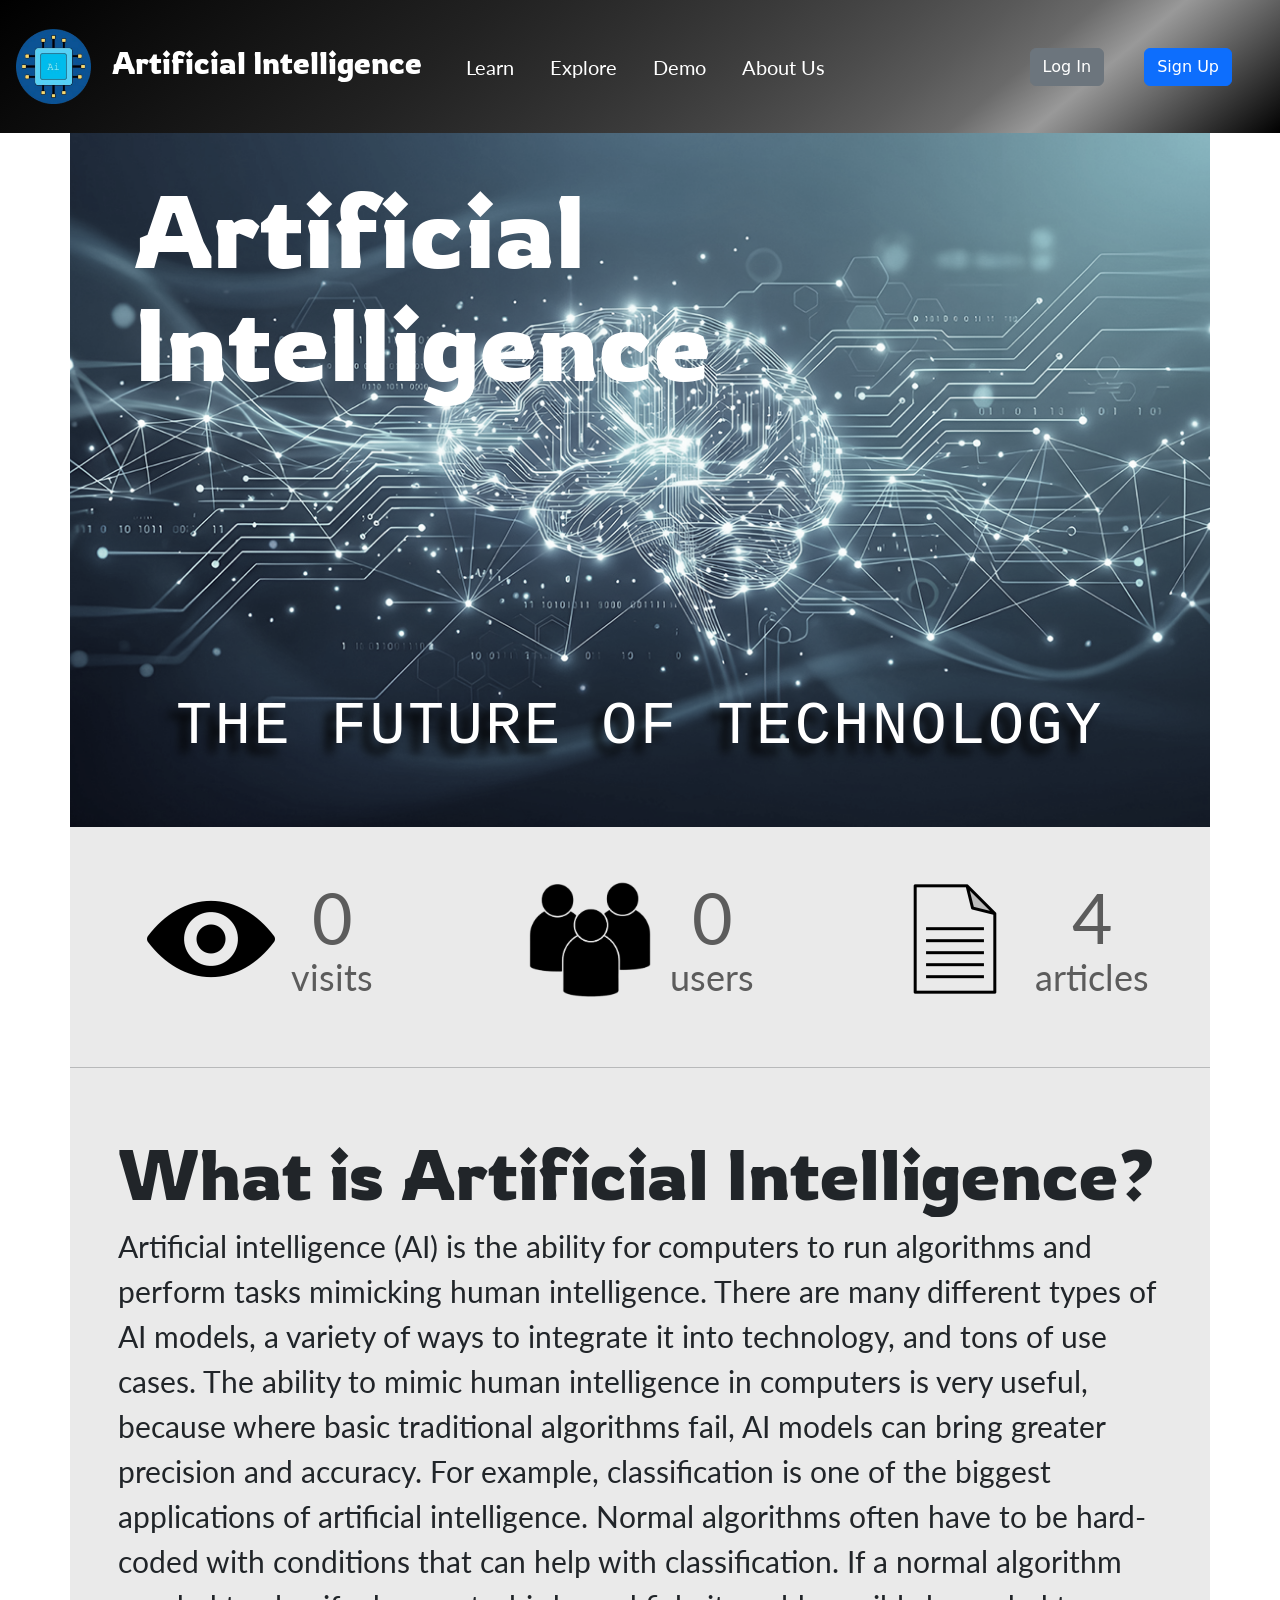
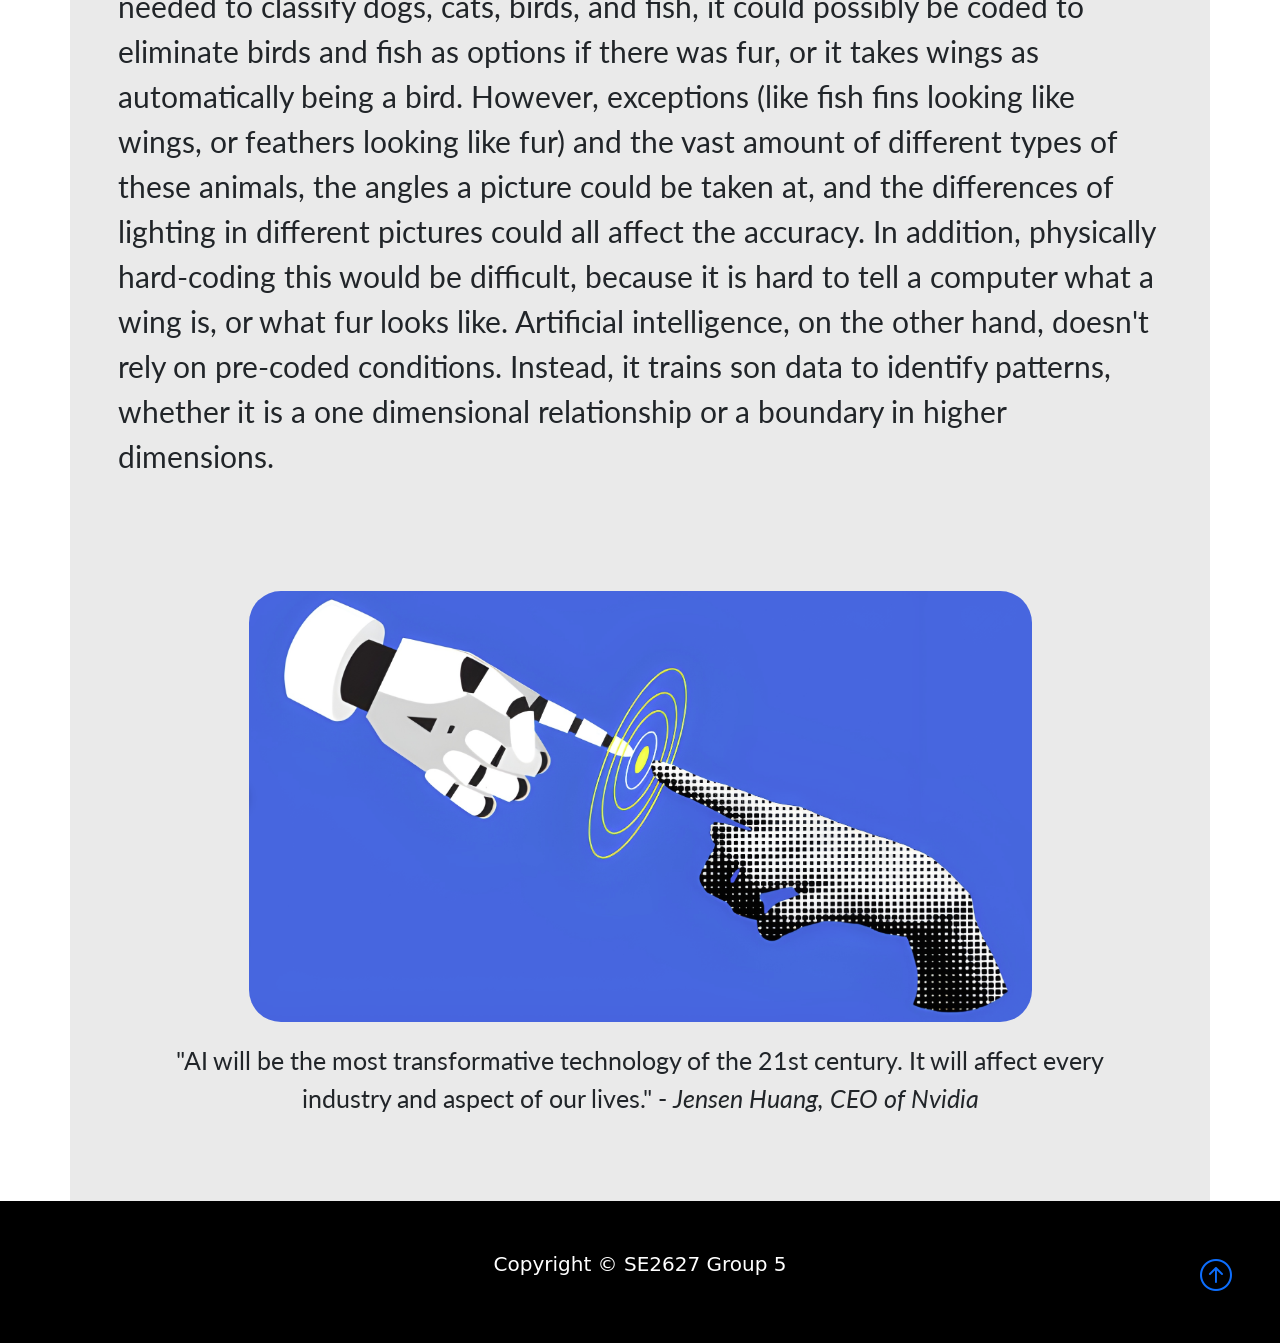
<file: index.html>
<!doctype html>
<html lang="en">

<head>
  <meta charset="UTF-8" />
  <meta name="viewport" content="width=device-width, initial-scale=1.0" />
  <title>Artificial Intelligence</title>
  <link rel="stylesheet" href="css/styles.css" />
  <link href="https://cdn.jsdelivr.net/npm/bootstrap@5.3.8/dist/css/bootstrap.min.css" rel="stylesheet"
    integrity="sha384-sRIl4kxILFvY47J16cr9ZwB07vP4J8+LH7qKQnuqkuIAvNWLzeN8tE5YBujZqJLB" crossorigin="anonymous" />
  <link rel="stylesheet" href="https://cdn.jsdelivr.net/npm/bootstrap-icons@1.13.1/font/bootstrap-icons.min.css" />

  <script src="https://cdn.jsdelivr.net/npm/bootstrap@5.3.8/dist/js/bootstrap.bundle.min.js"
    integrity="sha384-FKyoEForCGlyvwx9Hj09JcYn3nv7wiPVlz7YYwJrWVcXK/BmnVDxM+D2scQbITxI"
    crossorigin="anonymous"></script>

  <link rel="icon" href="img/logo.png" />
</head>

<body>
  <header>
    <nav class="navbar navbar-expand-xl fixed-top">
      <div class="container-fluid p-3">
        <a class="navbar-brand text navtitle" href="#">
          <img src="img/logo.png" alt="logo" height="75" />
          &nbsp;&nbsp;Artificial Intelligence
        </a>
        <button class="navbar-toggler" type="button" data-bs-toggle="collapse" data-bs-target="#navbarSupportedContent"
          aria-controls="navbarSupportedContent" aria-expanded="false" aria-label="Toggle navigation">
          <span class="navbar-toggler-icon"></span>
        </button>
        <div class="collapse navbar-collapse" id="navbarSupportedContent">
          <ul class="navbar-nav">
            <li class="nav-item">
              <a class="nav-link text" href="learn.html">Learn</a>
            </li>
            <li class="nav-item">
              <a class="nav-link text" href="explore.html">Explore</a>
            </li>
            <li class="nav-item">
              <a class="nav-link text" href="demo.html">Demo</a>
            </li>
            <li class="nav-item">
              <a class="nav-link text" href="about-us.html">About Us</a>
            </li>
          </ul>
          <div class="navbar-nav ms-auto">
            <button class="btn btn-secondary nav-btn-format" type="button">
              Log In
            </button>
            <button class="btn btn-primary nav-btn-format" type="button">
              Sign Up
            </button>
          </div>
        </div>
      </div>
    </nav>
  </header>
  <div class="container-xl">
    <section class="head-title">
      <!-- Hero Section -->
      <div class="hero-content">
        <h1 class="title-text">Artificial Intelligence</h1>
        <p class="subtitle-text text-center">THE FUTURE OF TECHNOLOGY</p>
      </div>
    </section>

    <section class="stats py-4 py-md-5">
      <!-- Statistics section -->
      <div class="container-fluid">
        <div class="row align-items-center g-4">

          <!-- Visits statistic -->
          <div class="col-12 col-md-4">
            <div class="d-flex align-items-center justify-content-center gap-3">
              <img src="img/views.png" alt="Visits" class="stat-icon">
              <div class="stat-txt text-center">
                <span class="visits-amount stat-amount">0</span>
                <p class="visits-text stat-label mb-0">visits</p>
              </div>
            </div>
          </div>

          <!-- Users statistic -->
          <div class="col-12 col-md-4">
            <div class="d-flex align-items-center justify-content-center gap-3">
              <img src="img/users.png" alt="Users" class="stat-icon">

              <div class="stat-txt text-center">
                <span class="users-amount stat-amount">0</span>
                <p class="users-text stat-label mb-0">users</p>
              </div>
            </div>
          </div>

          <!-- Articles statistic -->
          <div class="col-12 col-md-4">
            <div class="d-flex align-items-center justify-content-center gap-3">
              <img src="img/articles.png" alt="Articles" class="stat-icon">

              <div class="stat-txt text-center">
                <span class="articles-amount stat-amount">4</span>
                <p class="articles-text stat-label mb-0">articles</p>
              </div>
            </div>
          </div>

        </div>
      </div>
    </section>
    <hr>
    <section class="main-content">
      <div class="container-fluid p-5">
        <h1 class="subtitle">What is Artificial Intelligence?</h1>
        <p class="subtext">Artificial intelligence (AI) is the ability for computers to run algorithms and perform tasks
          mimicking
          human intelligence. There are many different types of AI models, a variety of ways to integrate it into
          technology, and tons of use cases. The ability to mimic human intelligence in computers is very useful,
          because where basic traditional algorithms fail, AI models can bring greater precision and accuracy. For
          example, classification is one of the biggest applications of artificial intelligence. Normal algorithms
          often have to be hard-coded with conditions that can help with classification. If a normal algorithm
          needed to classify dogs, cats, birds, and fish, it could possibly be coded to eliminate birds and fish
          as options if there was fur, or it takes wings as automatically being a bird. However, exceptions (like
          fish fins looking like wings, or feathers looking like fur) and the vast amount of different types of
          these animals, the angles a picture could be taken at, and the differences of lighting in different
          pictures could all affect the accuracy. In addition, physically hard-coding this would be difficult,
          because it is hard to tell a computer what a wing is, or what fur looks like. Artificial intelligence,
          on the other hand, doesn't rely on pre-coded conditions. Instead, it trains son data to identify
          patterns, whether it is a one dimensional relationship or a boundary in higher dimensions.</p>
      </div>
      <div class="d-flex justify-content-center text-center p-5">
        <figure>
          <img src="img/ai-human.png" alt="Robot and human hands" style="width: 75%;" class="rounded-5">
          <figcaption>"AI will be the most transformative technology of the 21st century. It will affect every industry
            and aspect of our lives." - <em>Jensen Huang, CEO of Nvidia</em></figcaption>
        </figure>

      </div>
    </section>
  </div>
  <footer class="p-5 footer text-light text-center position-relative">
    <div class="container">
      <p class="lead footing">Copyright &copy; SE2627 Group 5</p>
      <a href="#" class="position-absolute bottom-0 end-0 p-5">
        <i class="bi bi-arrow-up-circle h2 icon-white"></i>
      </a>
    </div>
  </footer>
</body>

</html>
</file>
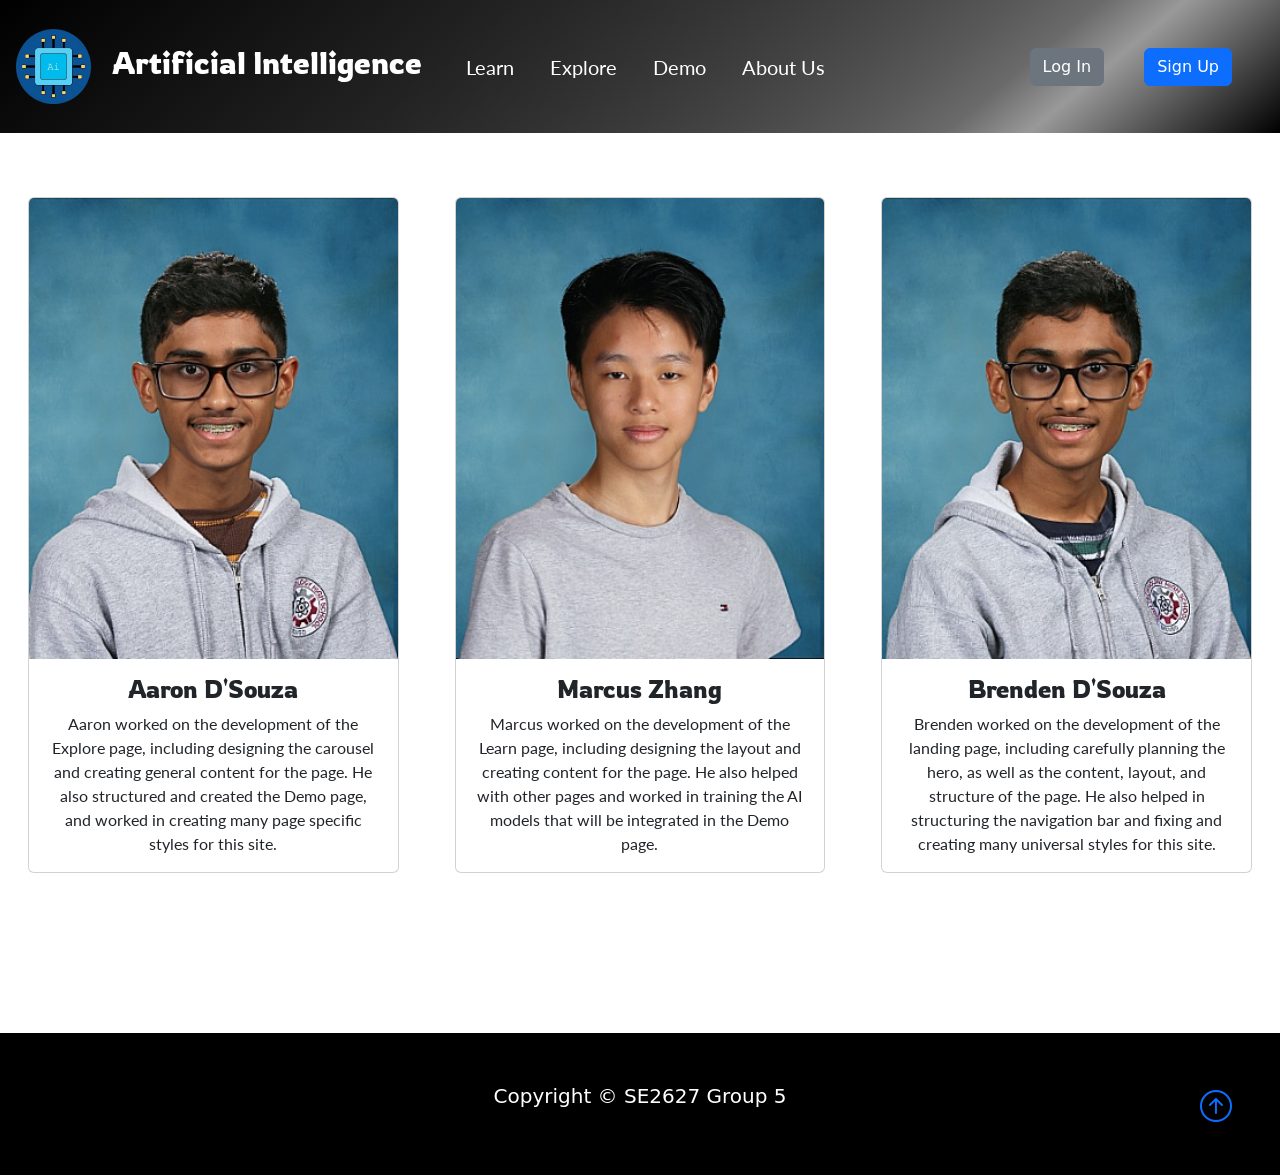
<file: about-us.html>
<!doctype html>
<html lang="en">

<head>
  <meta charset="UTF-8" />
  <meta name="viewport" content="width=device-width, initial-scale=1.0" />
  <title>Artificial Intelligence</title>
  <link rel="stylesheet" href="css/styles.css" />
  <link href="https://cdn.jsdelivr.net/npm/bootstrap@5.3.8/dist/css/bootstrap.min.css" rel="stylesheet"
    integrity="sha384-sRIl4kxILFvY47J16cr9ZwB07vP4J8+LH7qKQnuqkuIAvNWLzeN8tE5YBujZqJLB" crossorigin="anonymous" />
  <link rel="stylesheet" href="https://cdn.jsdelivr.net/npm/bootstrap-icons@1.13.1/font/bootstrap-icons.min.css" />

  <script src="https://cdn.jsdelivr.net/npm/bootstrap@5.3.8/dist/js/bootstrap.bundle.min.js"
    integrity="sha384-FKyoEForCGlyvwx9Hj09JcYn3nv7wiPVlz7YYwJrWVcXK/BmnVDxM+D2scQbITxI"
    crossorigin="anonymous"></script>

  <link rel="icon" href="img/logo.png" />
</head>

<body>
  <header>
    <nav class="navbar navbar-expand-xl sticky-top">
      <div class="container-fluid p-3">
        <a class="navbar-brand text navtitle" href="index.html">
          <img src="img/logo.png" alt="logo" height="75" />
          &nbsp;&nbsp;Artificial Intelligence
        </a>
        <button class="navbar-toggler" type="button" data-bs-toggle="collapse" data-bs-target="#navbarSupportedContent"
          aria-controls="navbarSupportedContent" aria-expanded="false" aria-label="Toggle navigation">
          <span class="navbar-toggler-icon"></span>
        </button>
        <div class="collapse navbar-collapse" id="navbarSupportedContent">
          <ul class="navbar-nav">
            <li class="nav-item">
              <a class="nav-link text" href="learn.html">Learn</a>
            </li>
            <li class="nav-item">
              <a class="nav-link text" href="explore.html">Explore</a>
            </li>
            <li class="nav-item">
              <a class="nav-link text" href="demo.html">Demo</a>
            </li>
            <li class="nav-item">
              <a class="nav-link text" href="about-us.html">About Us</a>
            </li>
          </ul>
          <div class="navbar-nav ms-auto">
            <button class="btn btn-secondary nav-btn-format" type="button">
              Log In
            </button>
            <button class="btn btn-primary nav-btn-format" type="button">
              Sign Up
            </button>
          </div>
        </div>
      </div>
    </nav>
  </header>

  <section class="stats">
    <div class="container-fluid pt-5">
      <div class="row">
        <div class="col-12 col-md-4 visits d-inline stat-img">

          <!-- Aaron D'Souza -->
          <div class="card about">
            <img src="img/authors/aaron-dsouza.png" alt="Aaron D'Souza" class="card-img-top text-center"
              style="height: auto" />
            <div class="card-body">
              <h4 class="card-title text-center">Aaron D'Souza</h4>
              <p class="card-text text-center">
                Aaron worked on the development of the Explore page, including designing the carousel and creating
                general content for the page. He also structured and created the Demo page, and worked in creating many
                page specific styles for this site.
              </p>
            </div>
          </div>
        </div>
        <div class="col-12 col-md-4 users d-inline stat-img">

          <!-- Marcus Zhang -->
          <div class="card about">
            <img src="img/authors/marcus-zhang.jpg" alt="Marcus Zhang" class="card-img-top text-center"
              style="height: auto">
            <div class="card-body">
              <h4 class="card-title text-center">Marcus Zhang</h4>
              <p class="card-text text-center">
                Marcus worked on the development of the Learn page, including designing the layout and creating content
                for the page. He also helped with other pages and worked in training the AI models that will be
                integrated in the Demo page.
              </p>
            </div>
          </div>
        </div>
        <div class="col-12 col-md-4 articles d-inline stat-img">

          <!-- Brenden D'Souza -->
          <div class="card about">
            <img src="img/authors/brenden-dsouza.png" alt="Brenden D'Souza" class="card-img-top text-center"
              style="height: auto">
            <div class="card-body">
              <h4 class="card-title text-center">Brenden D'Souza</h4>
              <p class="card-text text-center">
                Brenden worked on the development of the landing page, including carefully planning the hero, as well as
                the content, layout, and structure of the page. He also helped in structuring the navigation bar and
                fixing and creating many universal styles for this site.
              </p>
            </div>
          </div>
        </div>
      </div>
    </div>
  </section>
  <footer class="p-5 footer text-light text-center position-relative">
    <div class="container">
      <p class="lead footing">Copyright &copy; SE2627 Group 5</p>
      <a href="#" class="position-absolute bottom-0 end-0 p-5">
        <i class="bi bi-arrow-up-circle h2 icon-white"></i>
      </a>
    </div>
  </footer>
</body>

</html>
</file>
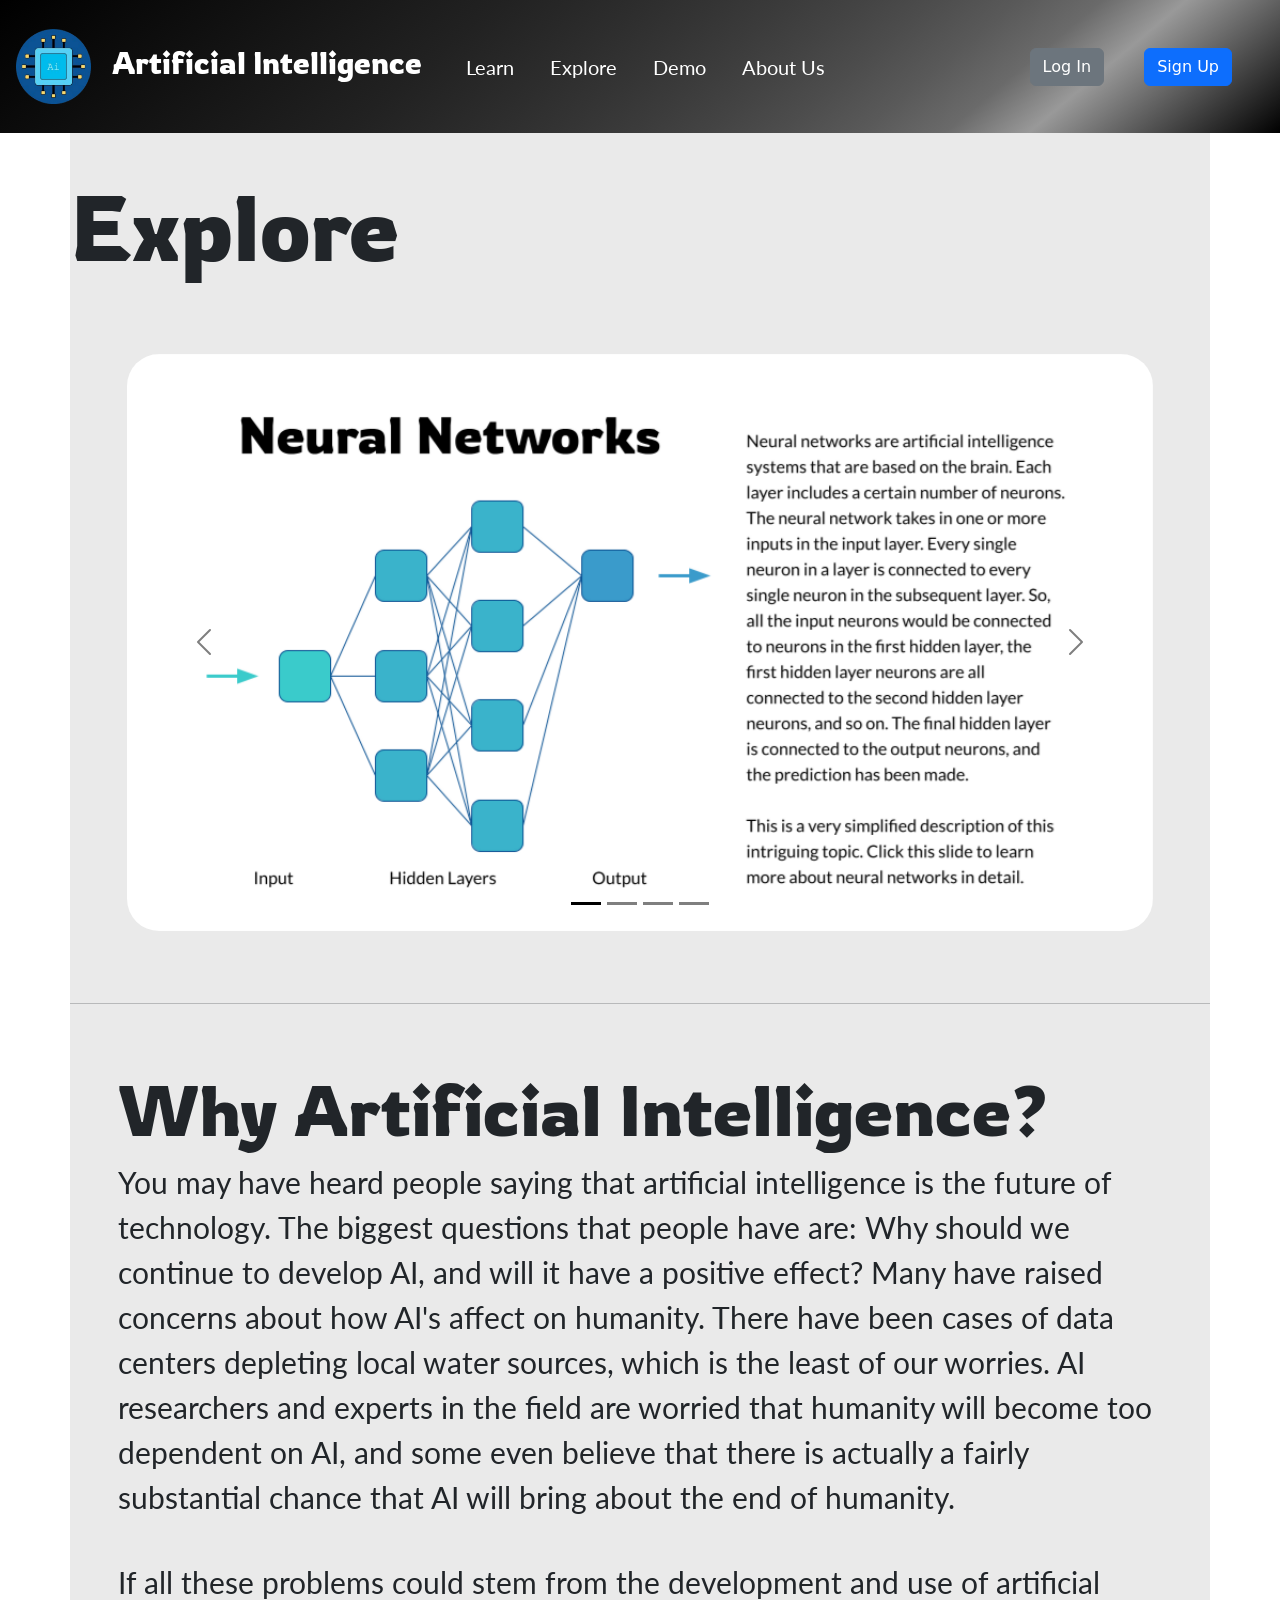
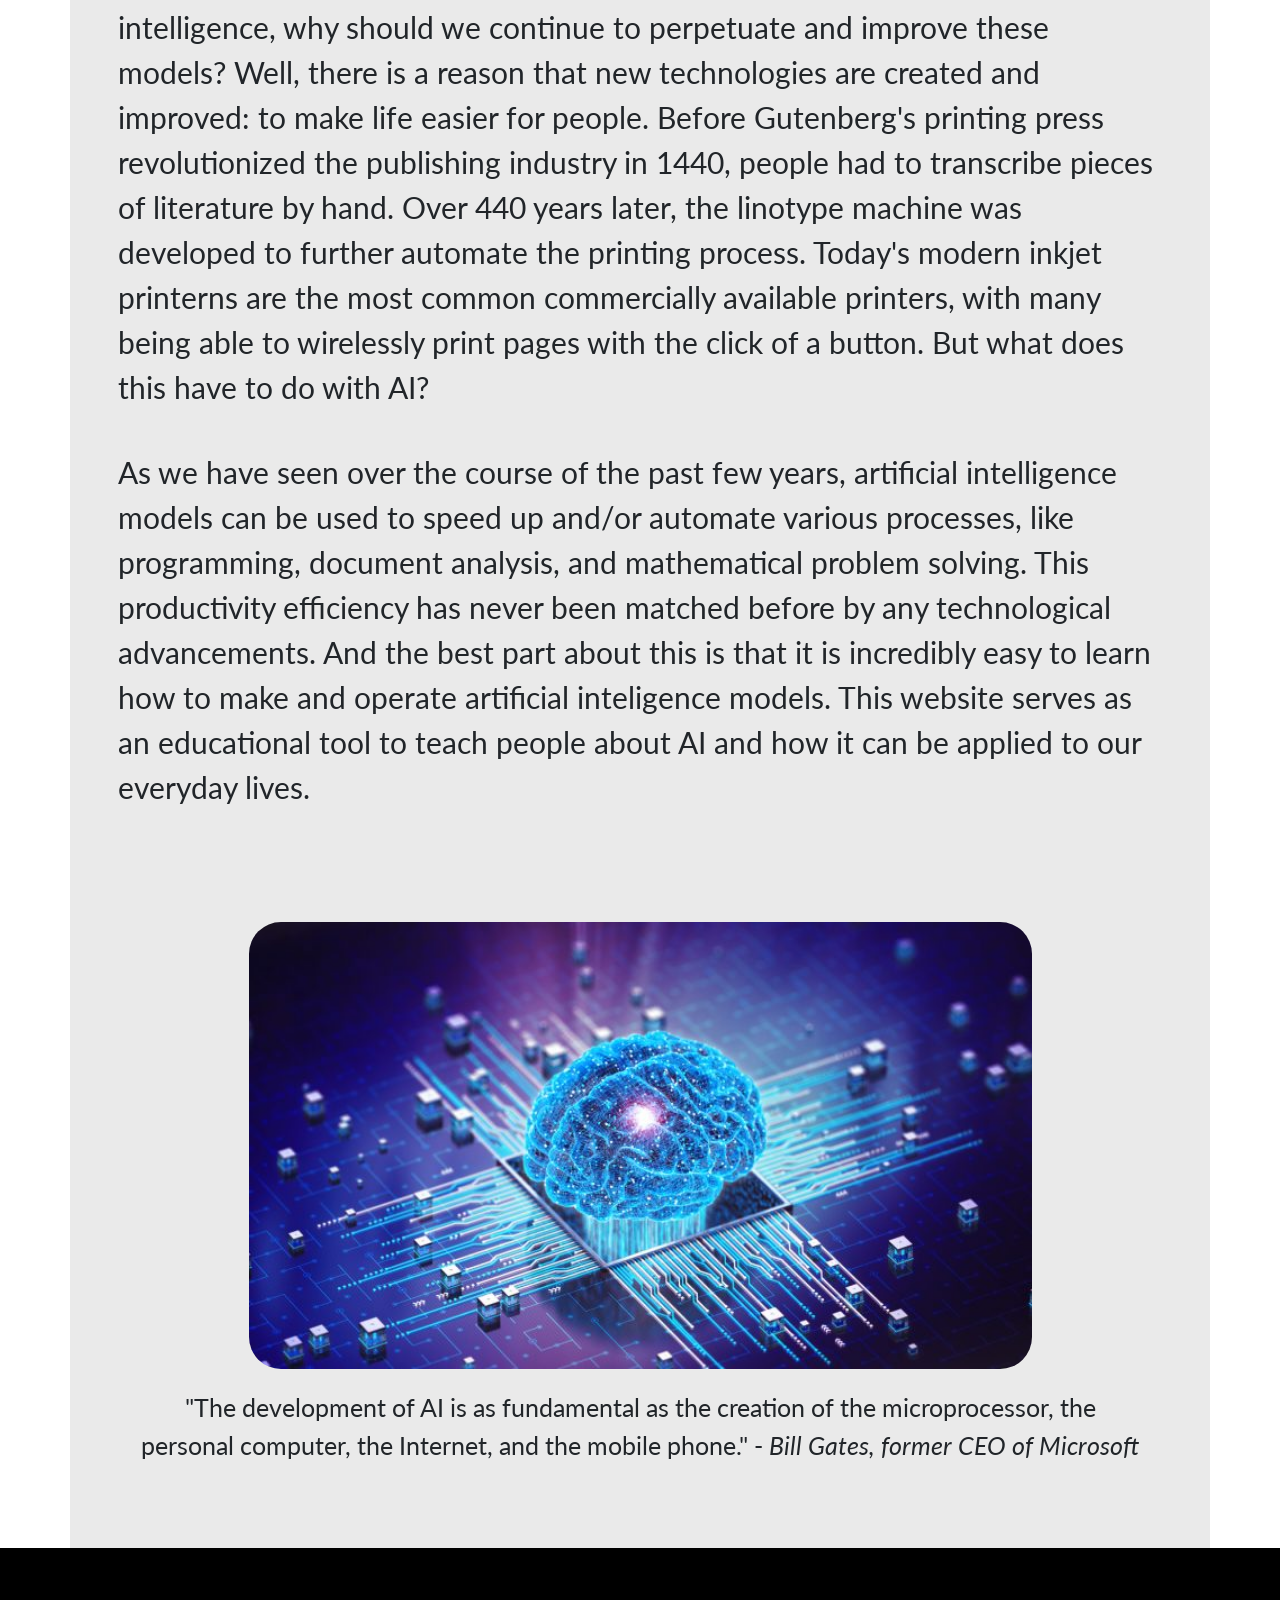
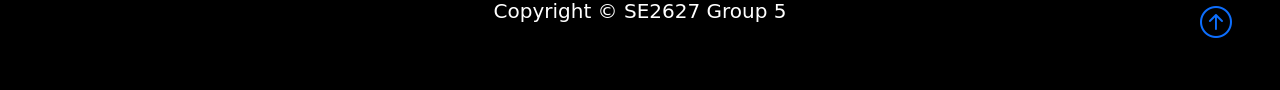
<file: explore.html>
<!DOCTYPE html>
<html lang="en">

<head>
    <meta charset="UTF-8">
    <meta name="viewport" content="width=device-width, initial-scale=1.0">
    <title>Artificial Intelligence</title>
    <link rel="stylesheet" href="css/styles.css">
    <link href="https://cdn.jsdelivr.net/npm/bootstrap@5.3.8/dist/css/bootstrap.min.css" rel="stylesheet"
        integrity="sha384-sRIl4kxILFvY47J16cr9ZwB07vP4J8+LH7qKQnuqkuIAvNWLzeN8tE5YBujZqJLB" crossorigin="anonymous">
    <link rel="stylesheet" href="https://cdn.jsdelivr.net/npm/bootstrap-icons@1.13.1/font/bootstrap-icons.min.css">

    <script src="https://cdn.jsdelivr.net/npm/bootstrap@5.3.8/dist/js/bootstrap.bundle.min.js"
        integrity="sha384-FKyoEForCGlyvwx9Hj09JcYn3nv7wiPVlz7YYwJrWVcXK/BmnVDxM+D2scQbITxI"
        crossorigin="anonymous"></script>

    <link rel="icon" href="img/logo.png">
</head>

<body>
    <header>
        <nav class="navbar navbar-expand-xl fixed-top">
            <div class="container-fluid p-3">
                <a class="navbar-brand text navtitle" href="index.html">
                    <img src="img/logo.png" alt="logo" height="75">
                    &nbsp;&nbsp;Artificial Intelligence
                </a>
                <button class="navbar-toggler" type="button" data-bs-toggle="collapse"
                    data-bs-target="#navbarSupportedContent" aria-controls="navbarSupportedContent"
                    aria-expanded="false" aria-label="Toggle navigation">
                    <span class="navbar-toggler-icon"></span>
                </button>
                <div class="collapse navbar-collapse" id="navbarSupportedContent">
                    <ul class="navbar-nav">
                        <li class="nav-item">
                            <a class="nav-link text" href="learn.html">Learn</a>
                        </li>
                        <li class="nav-item">
                            <a class="nav-link text" href="explore.html">Explore</a>
                        </li>
                        <li class="nav-item">
                            <a class="nav-link text" href="demo.html">Demo</a>
                        </li>
                        <li class="nav-item">
                            <a class="nav-link text" href="about-us.html">About Us</a>
                        </li>
                    </ul>
                    <div class="navbar-nav ms-auto">
                        <button class="btn btn-secondary nav-btn-format" type="button">Log In</button>
                        <button class="btn btn-primary nav-btn-format" type="button">Sign Up</button>
                    </div>
                </div>
            </div>
        </nav>
    </header>
    <div class="container-xl" style="padding-top: 1em;">
        <h1 class="main">Explore</h1>
        </section>
        <section class="carousel">
            <!-- Carousel -->
            <div id="ex-carousel" class="carousel carousel-dark rounded-5 overflow-hidden slide"
                data-bs-ride="carousel">
                <div class="carousel-indicators">
                    <button type="button" data-bs-target="#ex-carousel" data-bs-slide-to="0" class="active"
                        aria-current="true" aria-label="Slide 1"></button>
                    <button type="button" data-bs-target="#ex-carousel" data-bs-slide-to="1"
                        aria-label="Slide 2"></button>
                    <button type="button" data-bs-target="#ex-carousel" data-bs-slide-to="2"
                        aria-label="Slide 3"></button>
                    <button type="button" data-bs-target="#ex-carousel" data-bs-slide-to="3"
                        aria-label="Slide 4"></button>
                </div>
                <div class="carousel-inner">
                    <div class="carousel-item active">
                        <a href="articles/neural-networks.html"><img src="img/carousel/carousel-nn.png"
                                class="d-block w-100" alt="Neural Networks"></a>
                    </div>
                    <div class="carousel-item">
                        <a href="articles/computer-vision.html"><img src="img/carousel/carousel-cv.png"
                                class="d-block w-100" alt="Computer Vision"></a>
                    </div>
                    <div class="carousel-item">
                        <a href="articles/transformers.html"><img src="img/carousel/carousel-tr.png"
                                class="d-block w-100" alt="Transformers"></a>
                    </div>
                    <div class="carousel-item">
                        <a href="articles/class-vs-reg.html"><img src="img/carousel/carousel-cr.png"
                                class="d-block w-100" alt="Classification & Regression"></a>
                    </div>
                </div>
                <button class="carousel-control-prev" type="button" data-bs-target="#ex-carousel" data-bs-slide="prev">
                    <span class="carousel-control-prev-icon" aria-hidden="true"></span>
                </button>
                <button class="carousel-control-next" type="button" data-bs-target="#ex-carousel" data-bs-slide="next">
                    <span class="carousel-control-next-icon" aria-hidden="true"></span>
                </button>
            </div>
        </section>
        <hr>
        <section class="main-content">
            <!-- Why AI Content -->
            <div class="container-fluid p-5">
                <h1 class="subtitle">Why Artificial Intelligence?</h1>
                <p class="subtext">
                    You may have heard people saying that artificial intelligence is the future of technology. The
                    biggest questions
                    that people have are: Why should we continue to develop AI, and will it have a positive effect? Many
                    have raised
                    concerns about how AI's affect on humanity. There have been cases of data centers depleting local
                    water sources,
                    which is the least of our worries. AI researchers and experts in the field are worried that humanity
                    will become
                    too dependent on AI, and some even believe that there is actually a fairly substantial chance that
                    AI will bring
                    about the end of humanity.
                </p>
                <br>
                <p class="subtext">
                    If all these problems could stem from the development and use of artificial intelligence, why should
                    we continue
                    to perpetuate and improve these models? Well, there is a reason that new technologies are created
                    and improved:
                    to make life easier for people. Before Gutenberg's printing press revolutionized the publishing
                    industry in 1440,
                    people had to transcribe pieces of literature by hand. Over 440 years later, the linotype machine
                    was developed
                    to further automate the printing process. Today's modern inkjet printerns are the most common
                    commercially available
                    printers, with many being able to wirelessly print pages with the click of a button. But what does
                    this have to do with AI?
                </p>
                <br>
                <p class="subtext">
                    As we have seen over the course of the past few years, artificial intelligence models can be used to
                    speed up and/or
                    automate various processes, like programming, document analysis, and mathematical problem solving.
                    This productivity
                    efficiency has never been matched before by any technological advancements. And the best part about
                    this is that it is
                    incredibly easy to learn how to make and operate artificial inteligence models. This website serves
                    as an educational
                    tool to teach people about AI and how it can be applied to our everyday lives.
                </p>

                </p>
            </div>
            <div class="d-flex justify-items-center text-center p-5">
                <figure>
                    <img src="img/brain-chip.png" alt="Brain microchip" style="width: 75%;" class="rounded-5">
                    <figcaption>"The development of AI is as fundamental as the creation of the microprocessor, the
                        personal computer, the Internet, and the mobile phone." - <em>Bill Gates, former CEO of Microsoft</em>
                    </figcaption>
                </figure>

            </div>
        </section>
    </div>
    <footer class="p-5 footer text-light text-center position-relative">
        <div class="container">
            <p class="lead footing">Copyright &copy; SE2627 Group 5</p>
            <a href="#" class="position-absolute bottom-0 end-0 p-5">
                <i class="bi bi-arrow-up-circle h2 icon-white"></i>
            </a>
        </div>
    </footer>
</body>

</html>
</file>
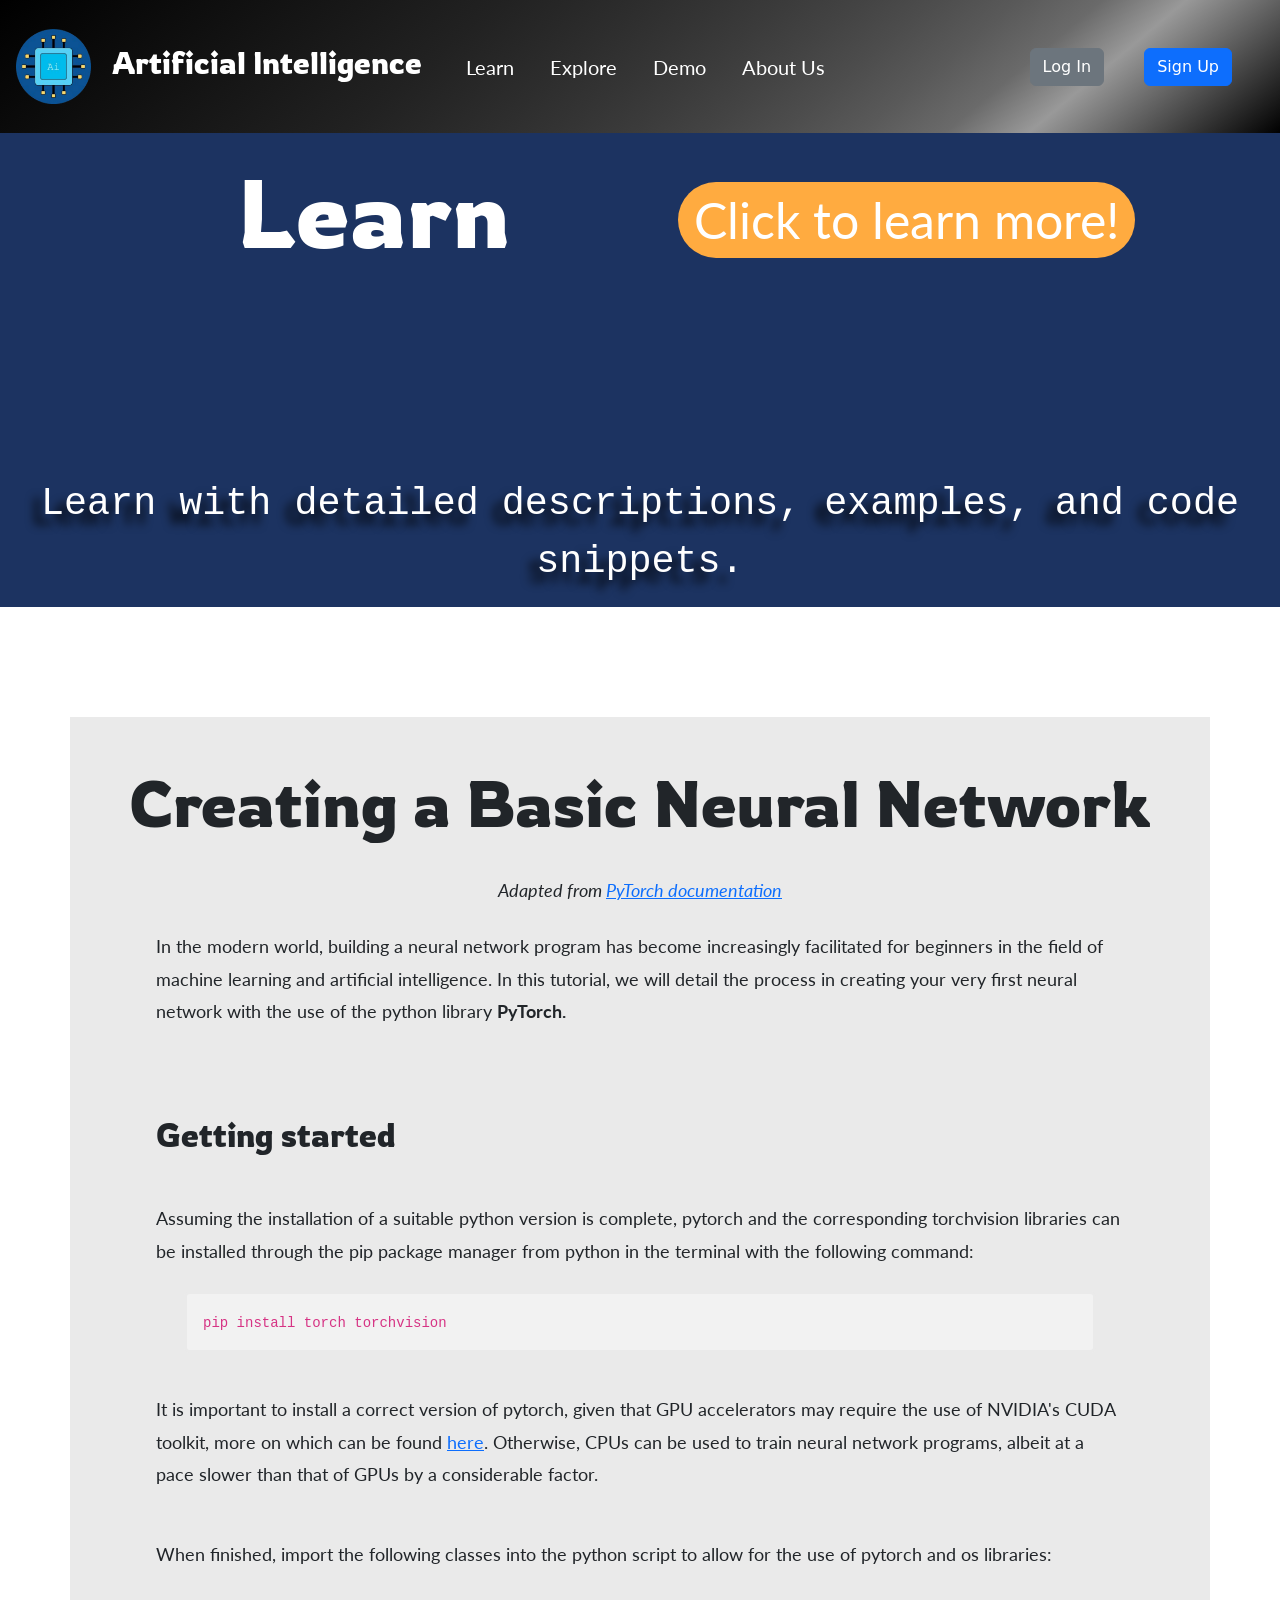
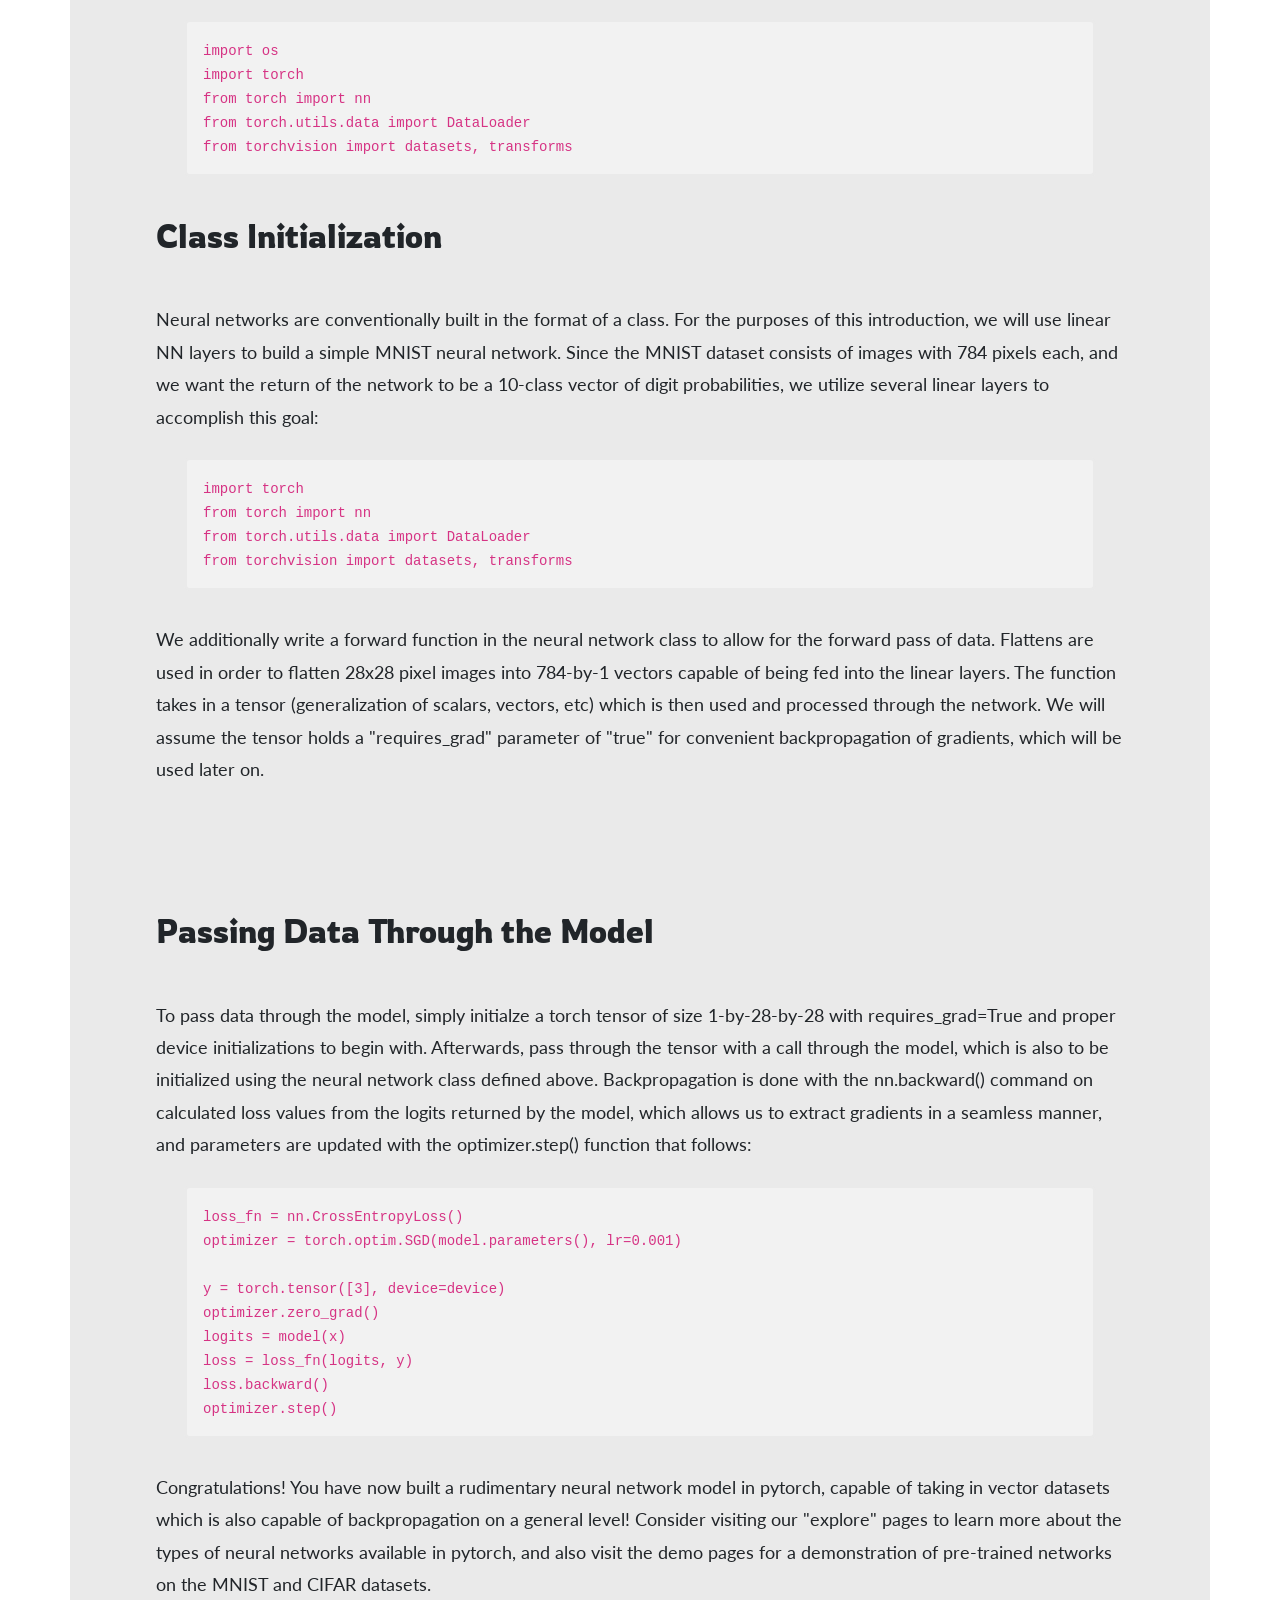
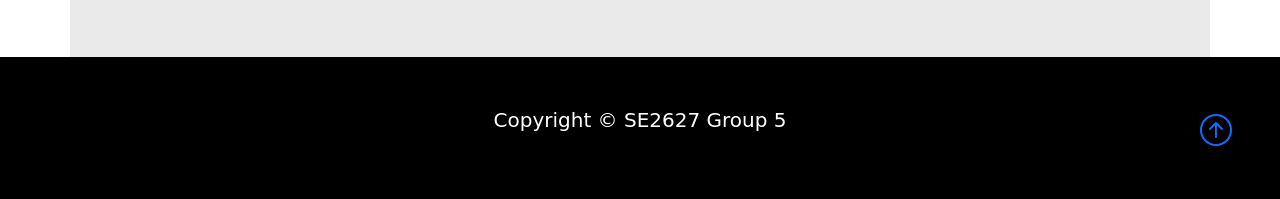
<file: learn.html>
<!DOCTYPE html>
<html lang="en">

<head>
  <meta charset="UTF-8" />
  <meta name="viewport" content="width=device-width, initial-scale=1.0" />
  <title>Artificial Intelligence</title>

  <link rel="stylesheet" href="css/styles.css" />

  <link href="https://cdn.jsdelivr.net/npm/bootstrap@5.3.8/dist/css/bootstrap.min.css" rel="stylesheet"
    integrity="sha384-sRIl4kxILFvY47J16cr9ZwB07vP4J8+LH7qKQnuqkuIAvNWLzeN8tE5YBujZqJLB" crossorigin="anonymous" />

  <link rel="stylesheet" href="https://cdn.jsdelivr.net/npm/bootstrap-icons@1.13.1/font/bootstrap-icons.min.css" />

  <script src="https://cdn.jsdelivr.net/npm/bootstrap@5.3.8/dist/js/bootstrap.bundle.min.js"
    integrity="sha384-FKyoEForCGlyvwx9Hj09JcYn3nv7wiPVlz7YYwJrWVcXK/BmnVDxM+D2scQbITxI"
    crossorigin="anonymous"></script>

  <link rel="icon" href="img/logo.png" />
</head>

<body class="article-body">
  <header>
    <nav class="navbar navbar-expand-xl fixed-top">
      <div class="container-fluid p-3">
        <a class="navbar-brand text navtitle" href="index.html">
          <img src="img/logo.png" alt="logo" height="75" />
          &nbsp;&nbsp;Artificial Intelligence
        </a>

        <button class="navbar-toggler" type="button" data-bs-toggle="collapse" data-bs-target="#navbarSupportedContent"
          aria-controls="navbarSupportedContent" aria-expanded="false" aria-label="Toggle navigation">
          <span class="navbar-toggler-icon"></span>
        </button>

        <div class="collapse navbar-collapse" id="navbarSupportedContent">
          <ul class="navbar-nav">
            <li class="nav-item">
              <a class="nav-link text" href="learn.html">Learn</a>
            </li>
            <li class="nav-item">
              <a class="nav-link text" href="explore.html">Explore</a>
            </li>
            <li class="nav-item">
              <a class="nav-link text" href="demo.html">Demo</a>
            </li>
            <li class="nav-item">
              <a class="nav-link text" href="about-us.html">About Us</a>
            </li>
          </ul>

          <div class="navbar-nav ms-auto">
            <button class="btn btn-secondary nav-btn-format" type="button">
              Log In
            </button>

            <button class="btn btn-primary nav-btn-format" type="button">
              Sign Up
            </button>
          </div>
        </div>
      </div>
    </nav>
  </header>

  <section class="learn learn-title">
    <!-- Hero Section -->
    <div class="container-fluid">
      <div class="row align-items-center">
        <div class="col-12 col-md-5 offset-md-1">
          <p class="title-text">Learn</p>
        </div>

        <div class="col-12 col-md-5 text-center">
          <a href="#learn" class="button" id="learn-button">Click to learn more!</a>
        </div>
      </div>

      <div class="row">
        <div class="col-12">
          <p class="subtitle-text text-center">
            Learn with detailed descriptions, examples, and code snippets.
          </p>
        </div>
      </div>
    </div>
  </section>
  <section id="learn">
    <div class="container-xl">
      <div class="row">
        <div class="col">

          <h1 class="subtitle text-center pt-5">
            Creating a Basic Neural Network
          </h1>

          <p class="text-piece-learn text-center">
            <em>
              Adapted from
              <a href="https://docs.pytorch.org/tutorials/beginner/basics/buildmodel_tutorial.html">
                PyTorch documentation
              </a>
            </em>
          </p>
          <p class="text-piece-learn col-12">
            In the modern world, building a neural network program has become increasingly facilitated for beginners in
            the field of machine learning and artificial intelligence. In this tutorial, we will detail the process in 
            creating your very first neural network with the use of the python library <strong>PyTorch.</strong> </p>
          <p><br></p>
            <h2 class="h2-text">Getting started</h2>
          <p class="text-piece-learn col-12">
            <br>
            Assuming the installation of a suitable python version is complete, pytorch and the corresponding torchvision libraries can be installed through the
            pip package manager from python in the terminal with the following command: 
            <br>
            <div class="code-piece-learn">
              <code>
                pip install torch torchvision
              </code>
            </div>
            <br>
          </p>
            <p class="text-piece-learn col-12">
            It is important to install a correct version of pytorch, given that GPU accelerators may require the use of NVIDIA's CUDA toolkit, more on which can be
            found <a href="https://developer.nvidia.com/cuda/toolkit">here</a>. Otherwise, CPUs can be used to train neural network programs, albeit at a pace slower 
            than that of GPUs by a considerable factor. </p>
            <br>
            <p class="text-piece-learn col-12">
            When finished, import the following classes into the python script to allow for the use of pytorch and os libraries: </p>
            <br>
            <div class="code-piece-learn">
              <code>
                import os <br>
                import torch <br>
                from torch import nn <br>
                from torch.utils.data import DataLoader <br>
                from torchvision import datasets, transforms
              </code>
            </div>
          </p>
            <h2 class="h2-text">Class Initialization</h2>
          <p class="text-piece-learn col-12">
            <br>Neural networks are conventionally built in the format of a class. For the purposes of this introduction, we will
            use linear NN layers to build a simple MNIST neural network. Since the MNIST dataset consists of images with 784 
            pixels each, and we want the return of the network to be a 10-class vector of digit probabilities, we utilize several
            linear layers to accomplish this goal: <br>
          </p>
          <div class="code-piece-learn col-12">
            <code>
            import torch<br>
            from torch import nn<br>
            from torch.utils.data import DataLoader<br>
            from torchvision import datasets, transforms
          </code>
          </div>
          <p class="text-piece-learn col-12">
            <br>
            We additionally write a forward function in the neural network class to allow for the forward pass of data. 
            Flattens are used in order to flatten 28x28 pixel images into 784-by-1 vectors capable of being fed into the 
            linear layers. The function takes in a tensor (generalization of scalars, vectors, etc) which is then used and
            processed through the network. We will assume the tensor holds a "requires_grad" parameter of "true" for convenient
            backpropagation of gradients, which will be used later on. <br> 
          </p>
          <br>
          <h2 class="h2-text"><br>Passing Data Through the Model</h2>
          <p class="text-piece-learn col-12">
            <br>
            To pass data through the model, simply initialze a torch tensor of size 1-by-28-by-28 with requires_grad=True and proper device
            initializations to begin with. Afterwards, pass through the tensor with a call through the model, which is also to be initialized
            using the neural network class defined above. Backpropagation is done with the nn.backward() command on calculated loss values from the logits returned by the model, which allows us to extract
            gradients in a seamless manner, and parameters are updated with the optimizer.step() function that follows: <br> 
          </p>
          <div class="code-piece-learn col-12">
            <code>
            loss_fn = nn.CrossEntropyLoss()<br>
            optimizer = torch.optim.SGD(model.parameters(), lr=0.001)<br>
            <br>
            y = torch.tensor([3], device=device)<br>
            optimizer.zero_grad()<br>
            logits = model(x)<br>
            loss = loss_fn(logits, y)<br>
            loss.backward()<br>
            optimizer.step()
          </code>
          </div>
          <p class="text-piece-learn col-12">
            <br>
            Congratulations! You have now built a rudimentary neural network model in pytorch, capable of taking in vector datasets 
            which is also capable of backpropagation on a general level! Consider visiting our "explore" pages to learn more about
            the types of neural networks available in pytorch, and also visit the demo pages for a demonstration of pre-trained networks
            on the MNIST and CIFAR datasets.  <br> <br>
          </p>

        </div>
      </div>
    </div>
  </section>
  <footer class="p-5 footer text-light text-center position-relative">
    <div class="container">
      <p class="lead footing">Copyright &copy; SE2627 Group 5</p>

      <a href="#" class="position-absolute bottom-0 end-0 p-5">
        <i class="bi bi-arrow-up-circle h2 icon-white"></i>
      </a>
    </div>
  </footer>
</body>

</html>
</file>
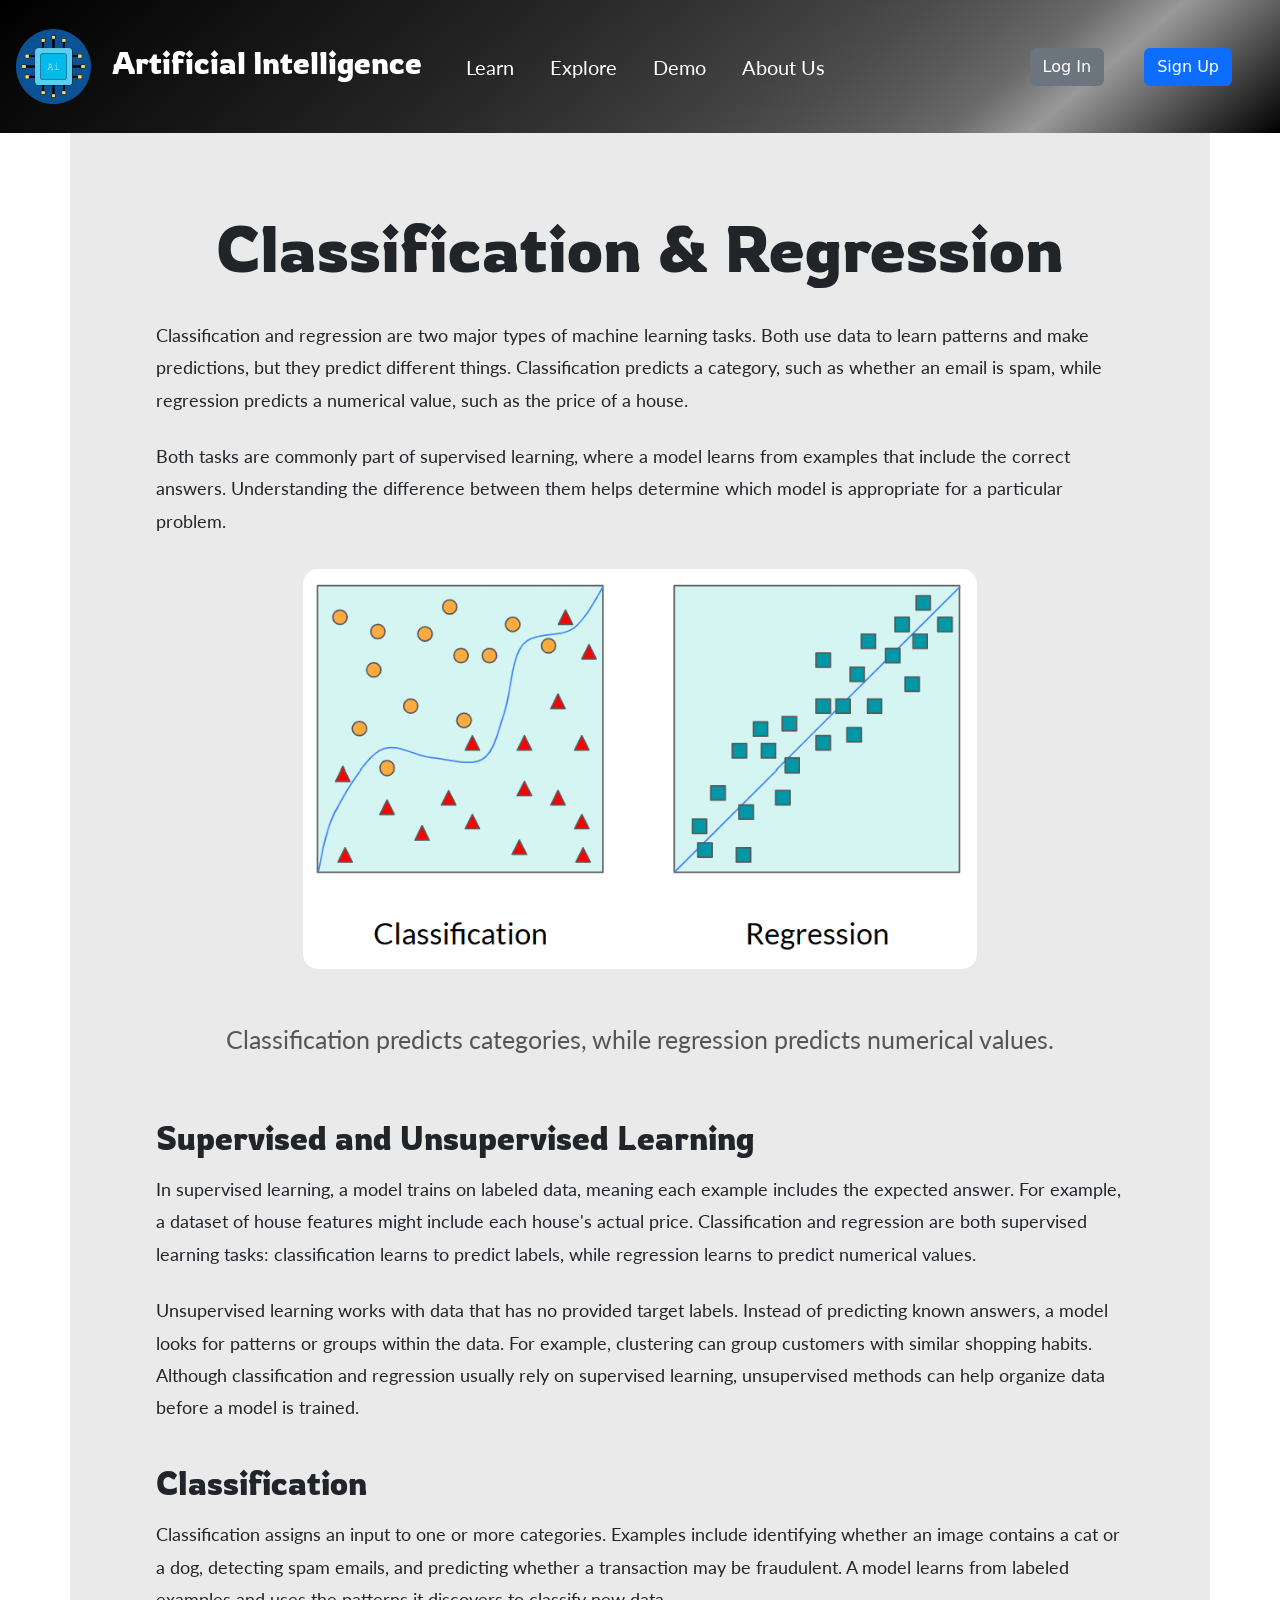
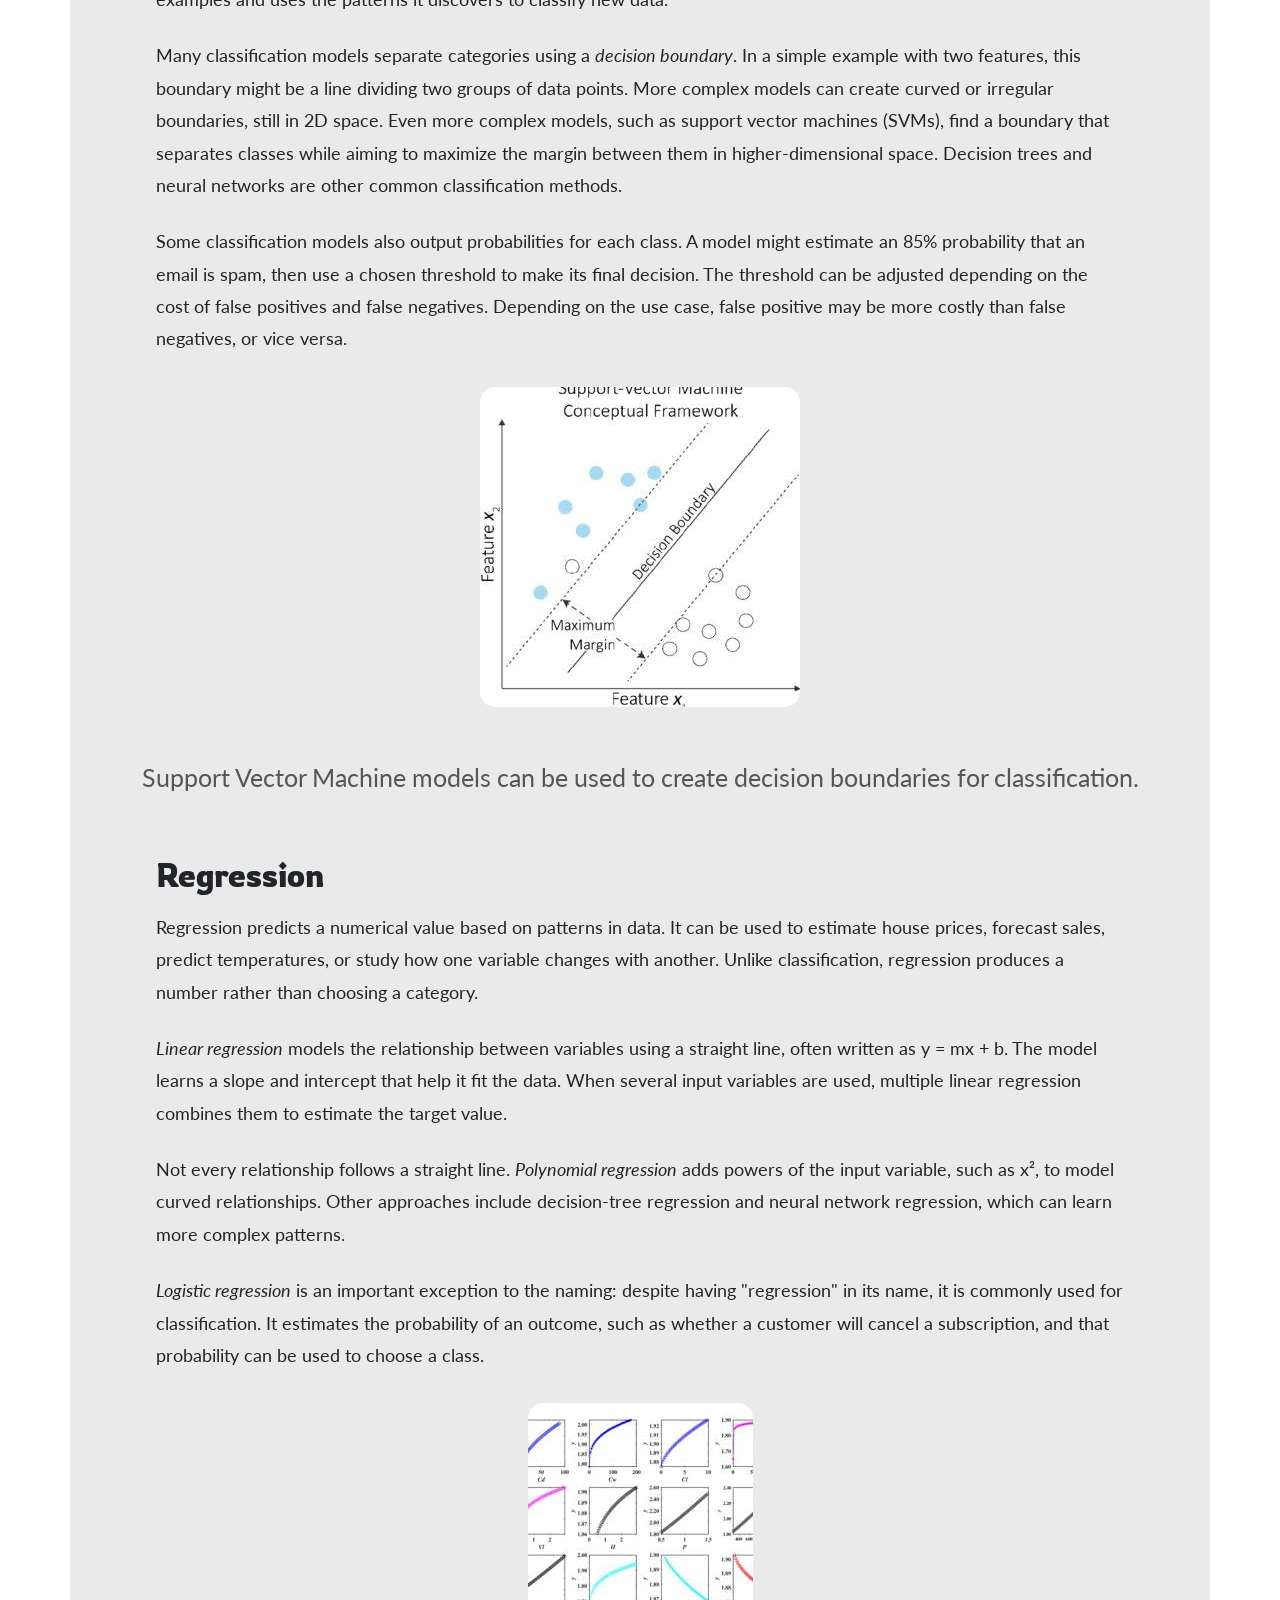
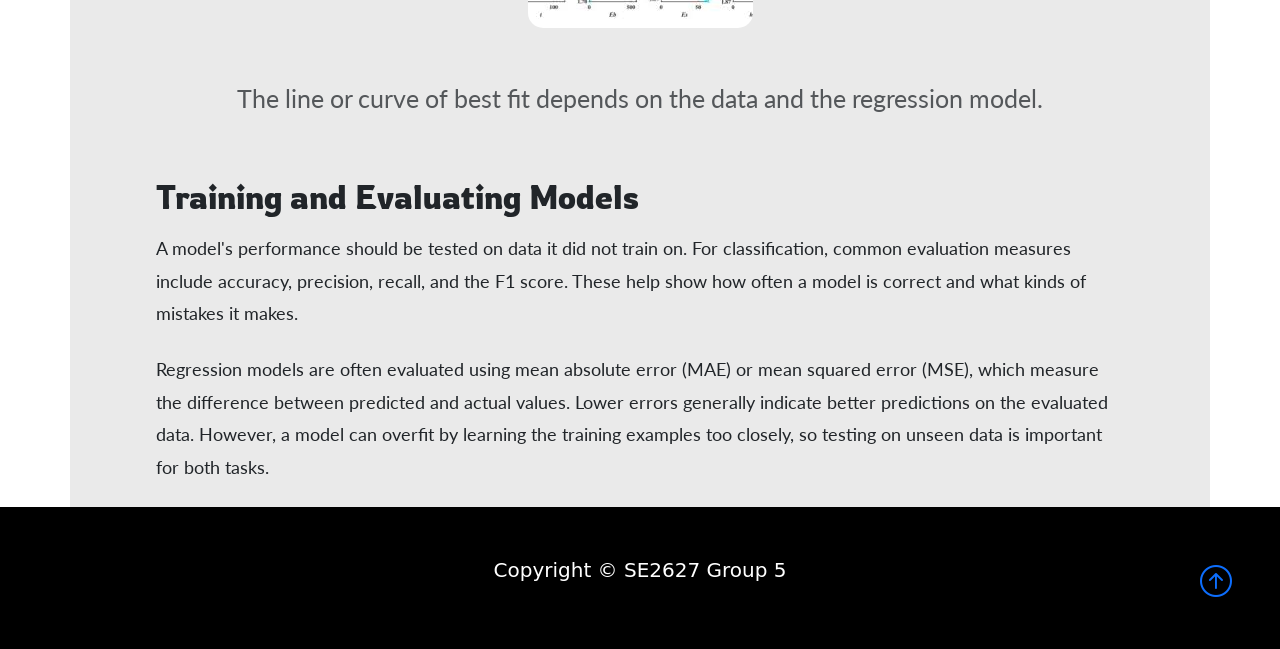
<file: articles/class-vs-reg.html>
<!DOCTYPE html>
<html lang="en">


<head>
  <meta charset="UTF-8" />
  <meta name="viewport" content="width=device-width, initial-scale=1.0" />
  <title>Artificial Intelligence</title>
  <link rel="stylesheet" href="../css/styles.css" />
  <link href="https://cdn.jsdelivr.net/npm/bootstrap@5.3.8/dist/css/bootstrap.min.css" rel="stylesheet"
    integrity="sha384-sRIl4kxILFvY47J16cr9ZwB07vP4J8+LH7qKQnuqkuIAvNWLzeN8tE5YBujZqJLB" crossorigin="anonymous" />
  <link rel="stylesheet" href="https://cdn.jsdelivr.net/npm/bootstrap-icons@1.13.1/font/bootstrap-icons.min.css" />


  <script src="https://cdn.jsdelivr.net/npm/bootstrap@5.3.8/dist/js/bootstrap.bundle.min.js"
    integrity="sha384-FKyoEForCGlyvwx9Hj09JcYn3nv7wiPVlz7YYwJrWVcXK/BmnVDxM+D2scQbITxI"
    crossorigin="anonymous"></script>


  <link rel="icon" href="../img/logo.png" />
</head>


<body class="article-body">
  <header>
    <nav class="navbar navbar-expand-xl fixed-top">
      <div class="container-fluid p-3">
        <a class="navbar-brand text navtitle" href="..">
          <img src="../img/logo.png" alt="logo" height="75" />
          &nbsp;&nbsp;Artificial Intelligence
        </a>
        <button class="navbar-toggler" type="button" data-bs-toggle="collapse" data-bs-target="#navbarSupportedContent"
          aria-controls="navbarSupportedContent" aria-expanded="false" aria-label="Toggle navigation">
          <span class="navbar-toggler-icon"></span>
        </button>
        <div class="collapse navbar-collapse" id="navbarSupportedContent">
          <ul class="navbar-nav">
            <li class="nav-item">
              <a class="nav-link text" href="../learn.html">Learn</a>
            </li>
            <li class="nav-item">
              <a class="nav-link text" href="../explore.html">Explore</a>
            </li>
            <li class="nav-item">
              <a class="nav-link text" href="../demo.html">Demo</a>
            </li>
            <li class="nav-item">
              <a class="nav-link text" href="../about-us.html">About Us</a>
            </li>
          </ul>
          <div class="navbar-nav ms-auto">
            <button class="btn btn-secondary nav-btn-format" type="button">
              Log In
            </button>
            <button class="btn btn-primary nav-btn-format" type="button">
              Sign Up
            </button>
          </div>
        </div>
      </div>
    </nav>
  </header>
  <div class="container-xl" style="padding-top: 100px;">
    <div class="row">
      <div class="col">
        <h1 class="subtitle text-center">Classification & Regression</h1>

        <p class="text-piece-learn">
          Classification and regression are two major types of machine learning
          tasks. Both use data to learn patterns and make predictions, but they
          predict different things. Classification predicts a category, such as
          whether an email is spam, while regression predicts a numerical value,
          such as the price of a house.
        </p>

        <p class="text-piece-learn">
          Both tasks are commonly part of supervised learning, where a model
          learns from examples that include the correct answers. Understanding
          the difference between them helps determine which model is appropriate
          for a particular problem.
        </p>

        <figure class="text-center my-4">
          <img src="../img/classification-regression.png"
            alt="Comparison of classification categories and regression predictions" class="img-fluid"
            style="max-height: 400px; width: auto;" />
          <figcaption class="text-muted">
            Classification predicts categories, while regression predicts numerical values.
          </figcaption>
        </figure>

        <h2>Supervised and Unsupervised Learning</h2>

        <p class="text-piece-learn">
          In supervised learning, a model trains on labeled data, meaning each
          example includes the expected answer. For example, a dataset of house
          features might include each house's actual price. Classification and
          regression are both supervised learning tasks: classification learns
          to predict labels, while regression learns to predict numerical values.
        </p>

        <p class="text-piece-learn">
          Unsupervised learning works with data that has no provided target
          labels. Instead of predicting known answers, a model looks for patterns
          or groups within the data. For example, clustering can group customers
          with similar shopping habits. Although classification and regression
          usually rely on supervised learning, unsupervised methods can help
          organize data before a model is trained.
        </p>

        <h2>Classification</h2>

        <p class="text-piece-learn">
          Classification assigns an input to one or more categories. Examples
          include identifying whether an image contains a cat or a dog, detecting
          spam emails, and predicting whether a transaction may be fraudulent.
          A model learns from labeled examples and uses the patterns it discovers
          to classify new data.
        </p>

        <p class="text-piece-learn">
          Many classification models separate categories using a
          <em>decision boundary</em>. In a simple example with two features,
          this boundary might be a line dividing two groups of data points.
          More complex models can create curved or irregular boundaries, still in 2D space.
          Even more complex models, such as support vector machines (SVMs), find a boundary that
          separates classes while aiming to maximize the margin between them in higher-dimensional space.
          Decision trees and neural networks are other common classification
          methods.
        </p>

        <p class="text-piece-learn">
          Some classification models also output probabilities for each class.
          A model might estimate an 85% probability that an email is spam,
          then use a chosen threshold to make its final decision. The threshold
          can be adjusted depending on the cost of false positives and
          false negatives. Depending on the use case, false positive may be more costly than false negatives, or vice
          versa.
        </p>

        <figure class="text-center my-4">
          <img src="../img/svm.png"
            alt="Diagram showing a decision boundary separating two classes of data points" class="img-fluid"
            style="max-height: 400px; width: auto;" />
          <figcaption class="text-muted">
            Support Vector Machine models can be used to create decision boundaries for classification.
          </figcaption>
        </figure>

        <h2>Regression</h2>

        <p class="text-piece-learn">
          Regression predicts a numerical value based on patterns in data.
          It can be used to estimate house prices, forecast sales, predict
          temperatures, or study how one variable changes with another.
          Unlike classification, regression produces a number rather than
          choosing a category.
        </p>

        <p class="text-piece-learn">
          <em>Linear regression</em> models the relationship between variables
          using a straight line, often written as y = mx + b. The model learns
          a slope and intercept that help it fit the data. When several input
          variables are used, multiple linear regression combines them to
          estimate the target value.
        </p>

        <p class="text-piece-learn">
          Not every relationship follows a straight line. <em>Polynomial
            regression</em> adds powers of the input variable, such as x², to
          model curved relationships. Other approaches include decision-tree
          regression and neural network regression, which can learn more
          complex patterns.
        </p>

        <p class="text-piece-learn">
          <em>Logistic regression</em> is an important exception to the naming:
          despite having "regression" in its name, it is commonly used for
          classification. It estimates the probability of an outcome, such
          as whether a customer will cancel a subscription, and that probability
          can be used to choose a class.
        </p>

        <figure class="text-center my-4">
          <img src="../img/regression.png"
            alt="Different regression curves"
            class="img-fluid" style="max-height: 400px; width: auto;" />
          <figcaption class="text-muted">
            The line or curve of best fit depends on the data and the regression model.
          </figcaption>
        </figure>

        <h2>Training and Evaluating Models</h2>

        <p class="text-piece-learn">
          A model's performance should be tested on data it did not train on.
          For classification, common evaluation measures include accuracy,
          precision, recall, and the F1 score. These help show how often a
          model is correct and what kinds of mistakes it makes.
        </p>

        <p class="text-piece-learn">
          Regression models are often evaluated using mean absolute error (MAE)
          or mean squared error (MSE), which measure the difference between
          predicted and actual values. Lower errors generally indicate better
          predictions on the evaluated data. However, a model can overfit by
          learning the training examples too closely, so testing on unseen data
          is important for both tasks.
        </p>

      </div>
    </div>
  </div>
  <footer class="p-5 footer text-light text-center position-relative">
    <div class="container">
      <p class="lead footing">Copyright &copy; SE2627 Group 5</p>
      <a href="#" class="position-absolute bottom-0 end-0 p-5">
        <i class="bi bi-arrow-up-circle h2 icon-white"></i>
      </a>
    </div>
  </footer>
</body>


</html>
</file>
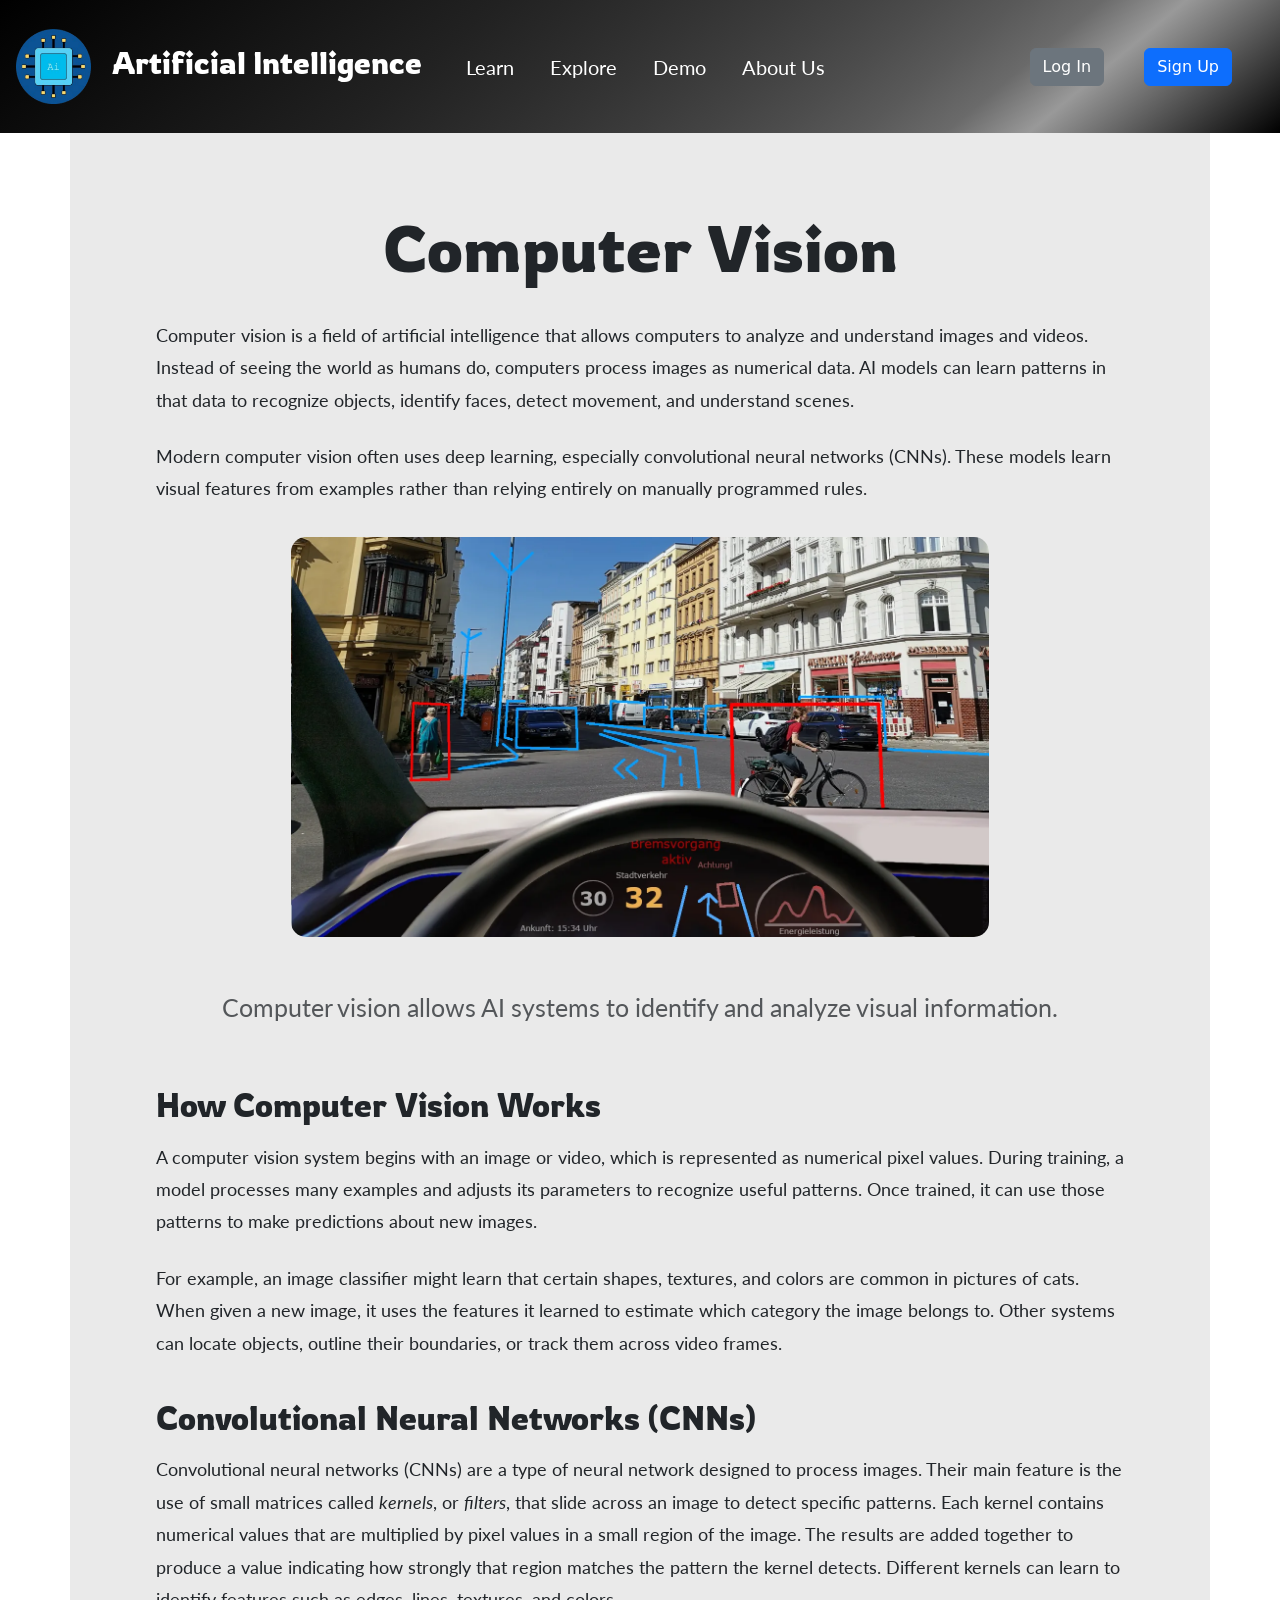
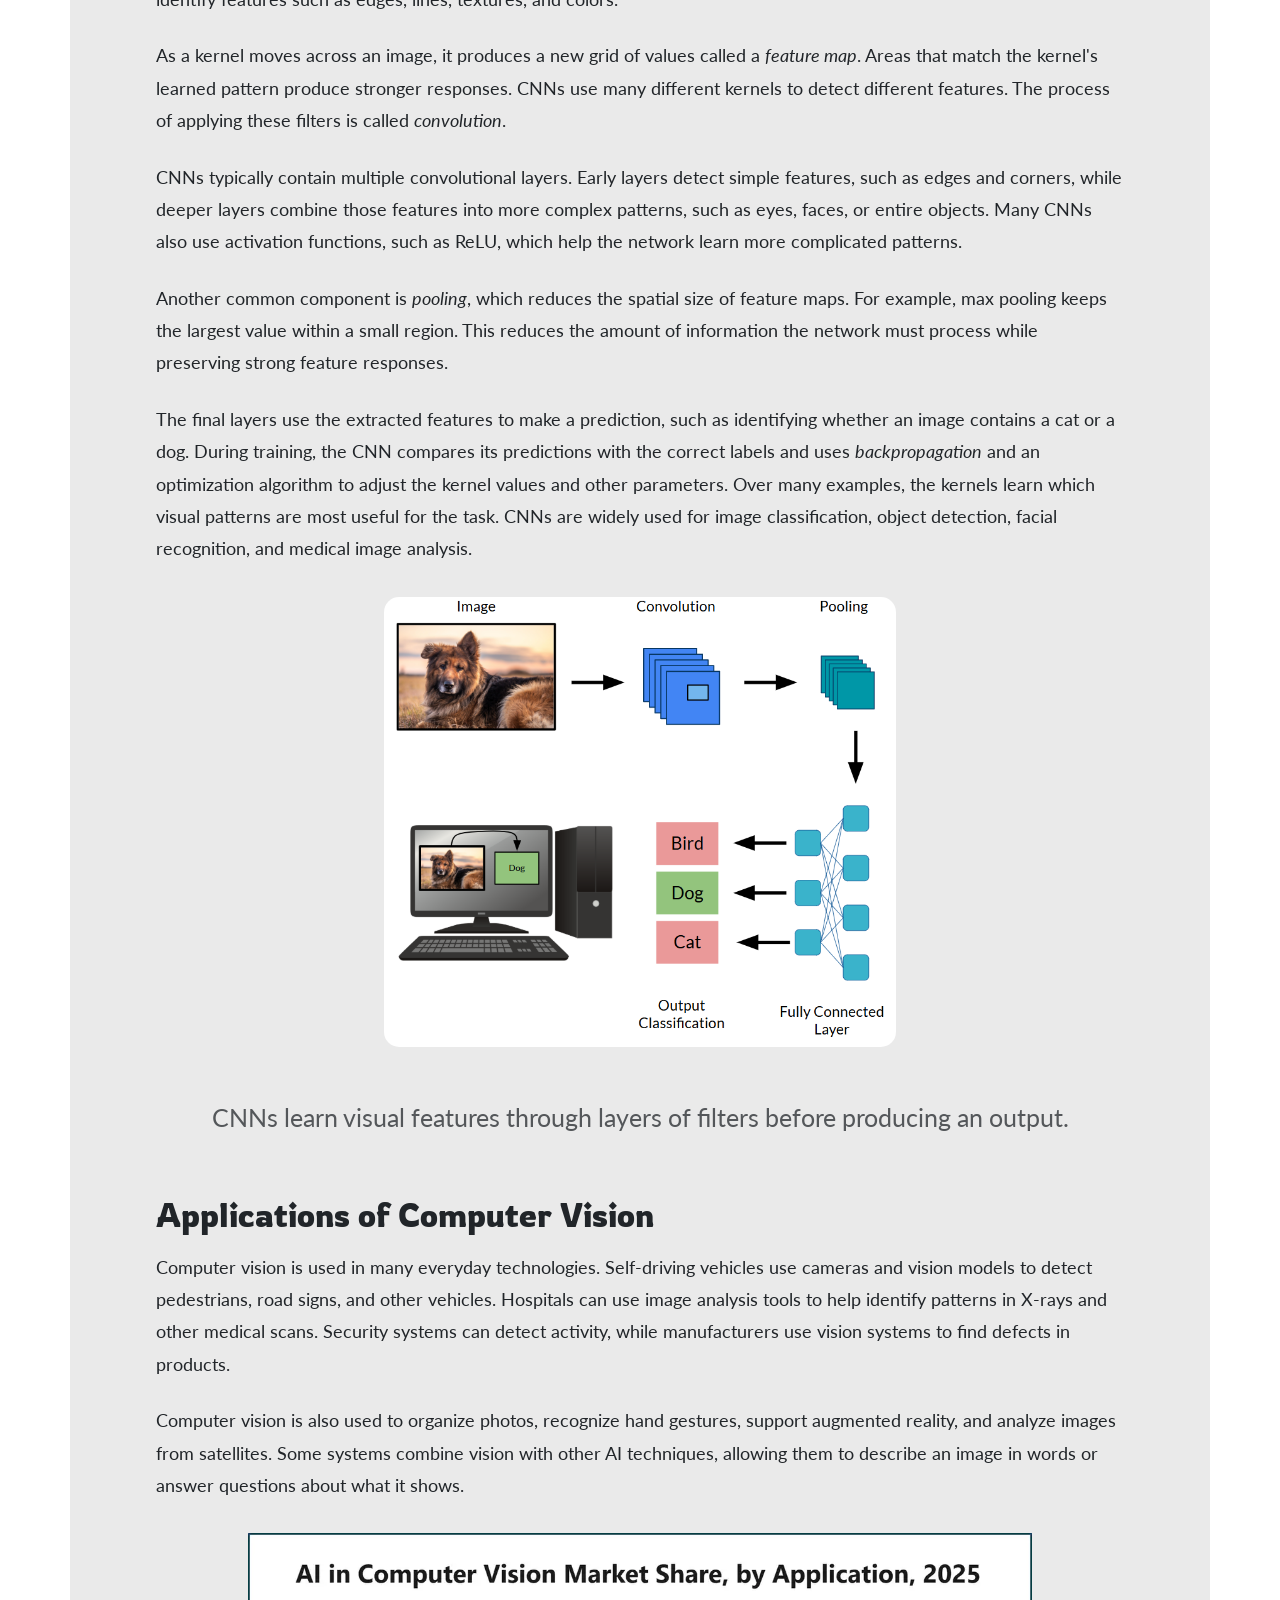
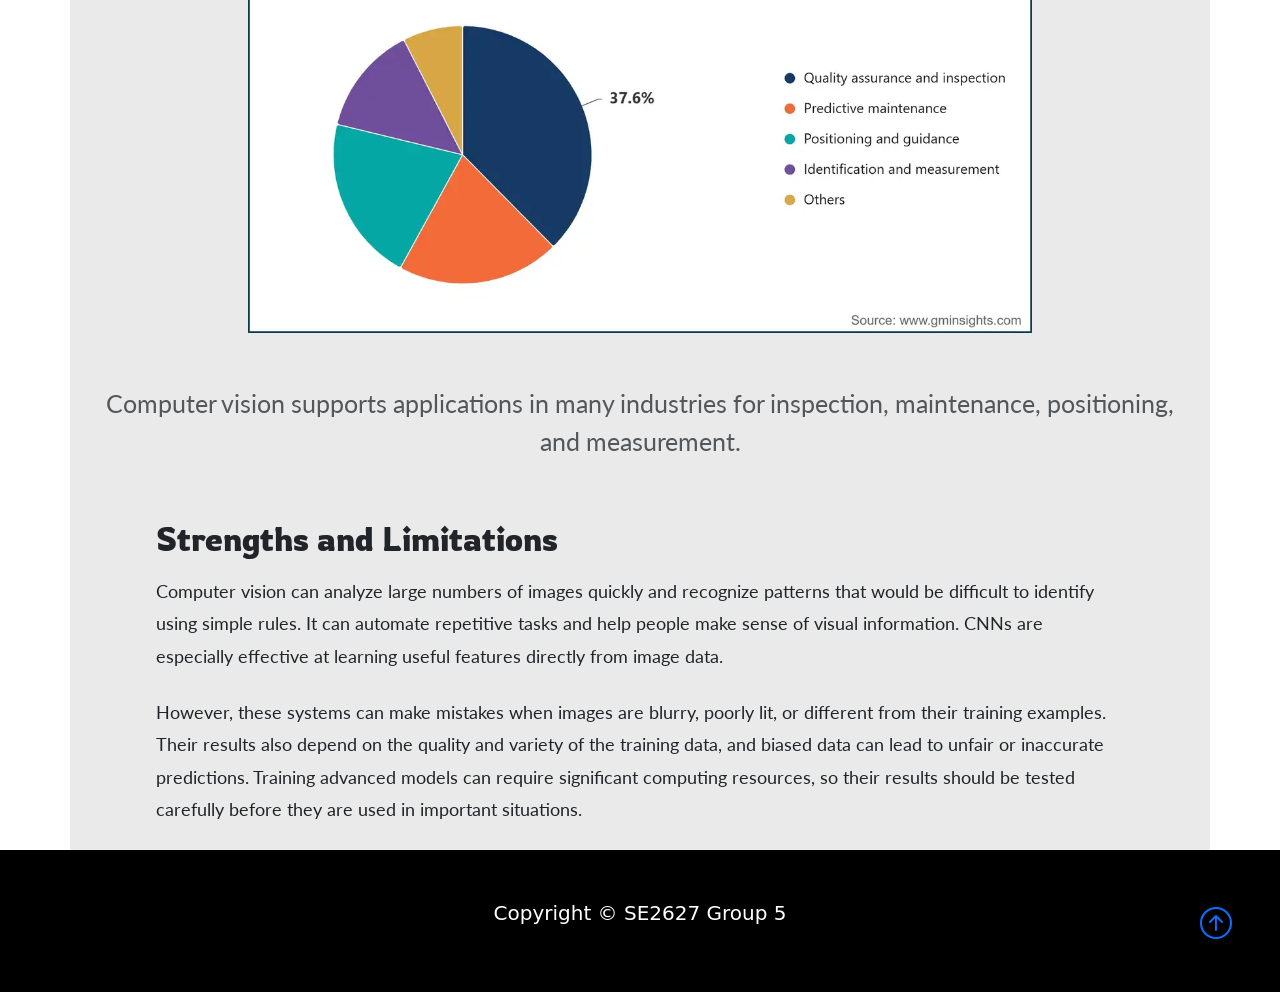
<file: articles/computer-vision.html>
<!DOCTYPE html>
<html lang="en">


<head>
  <meta charset="UTF-8" />
  <meta name="viewport" content="width=device-width, initial-scale=1.0" />
  <title>Artificial Intelligence</title>
  <link rel="stylesheet" href="../css/styles.css" />
  <link href="https://cdn.jsdelivr.net/npm/bootstrap@5.3.8/dist/css/bootstrap.min.css" rel="stylesheet"
    integrity="sha384-sRIl4kxILFvY47J16cr9ZwB07vP4J8+LH7qKQnuqkuIAvNWLzeN8tE5YBujZqJLB" crossorigin="anonymous" />
  <link rel="stylesheet" href="https://cdn.jsdelivr.net/npm/bootstrap-icons@1.13.1/font/bootstrap-icons.min.css" />


  <script src="https://cdn.jsdelivr.net/npm/bootstrap@5.3.8/dist/js/bootstrap.bundle.min.js"
    integrity="sha384-FKyoEForCGlyvwx9Hj09JcYn3nv7wiPVlz7YYwJrWVcXK/BmnVDxM+D2scQbITxI"
    crossorigin="anonymous"></script>


  <link rel="icon" href="../img/logo.png" />
</head>


<body class="article-body">
  <header>
    <nav class="navbar navbar-expand-xl fixed-top">
      <div class="container-fluid p-3">
        <a class="navbar-brand text navtitle" href="..">
          <img src="../img/logo.png" alt="logo" height="75" />
          &nbsp;&nbsp;Artificial Intelligence
        </a>
        <button class="navbar-toggler" type="button" data-bs-toggle="collapse" data-bs-target="#navbarSupportedContent"
          aria-controls="navbarSupportedContent" aria-expanded="false" aria-label="Toggle navigation">
          <span class="navbar-toggler-icon"></span>
        </button>
        <div class="collapse navbar-collapse" id="navbarSupportedContent">
          <ul class="navbar-nav">
            <li class="nav-item">
              <a class="nav-link text" href="../learn.html">Learn</a>
            </li>
            <li class="nav-item">
              <a class="nav-link text" href="../explore.html">Explore</a>
            </li>
            <li class="nav-item">
              <a class="nav-link text" href="../demo.html">Demo</a>
            </li>
            <li class="nav-item">
              <a class="nav-link text" href="../about-us.html">About Us</a>
            </li>
          </ul>
          <div class="navbar-nav ms-auto">
            <button class="btn btn-secondary nav-btn-format" type="button">
              Log In
            </button>
            <button class="btn btn-primary nav-btn-format" type="button">
              Sign Up
            </button>
          </div>
        </div>
      </div>
    </nav>
  </header>
  <div class="container-xl" style="padding-top: 100px;">
    <div class="row">
      <div class="col">
        <h1 class="subtitle text-center">Computer Vision</h1>

        <p class="text-piece-learn">
          Computer vision is a field of artificial intelligence that allows
          computers to analyze and understand images and videos. Instead of
          seeing the world as humans do, computers process images as numerical
          data. AI models can learn patterns in that data to recognize objects,
          identify faces, detect movement, and understand scenes.
        </p>

        <p class="text-piece-learn">
          Modern computer vision often uses deep learning, especially
          convolutional neural networks (CNNs). These models learn visual
          features from examples rather than relying entirely on manually
          programmed rules.
        </p>

        <figure class="text-center my-4">
          <img
            src="../img/cv-identification.png"
            alt="Examples of a computer vision system identifying objects in an image"
            class="img-fluid"
            style="max-height: 400px; width: auto;"
          />
          <figcaption class="text-muted">
            Computer vision allows AI systems to identify and analyze visual information.
          </figcaption>
        </figure>

        <h2>How Computer Vision Works</h2>

        <p class="text-piece-learn">
          A computer vision system begins with an image or video, which is
          represented as numerical pixel values. During training, a model
          processes many examples and adjusts its parameters to recognize
          useful patterns. Once trained, it can use those patterns to make
          predictions about new images.
        </p>

        <p class="text-piece-learn">
          For example, an image classifier might learn that certain shapes,
          textures, and colors are common in pictures of cats. When given a
          new image, it uses the features it learned to estimate which category
          the image belongs to. Other systems can locate objects, outline their
          boundaries, or track them across video frames.
        </p>

        <h2>Convolutional Neural Networks (CNNs)</h2>

        <p class="text-piece-learn">
        Convolutional neural networks (CNNs) are a type of neural network designed
        to process images. Their main feature is the use of small matrices called
        <em>kernels</em>, or <em>filters</em>, that slide across an image to detect
        specific patterns. Each kernel contains numerical values that are multiplied
        by pixel values in a small region of the image. The results are added
        together to produce a value indicating how strongly that region matches
        the pattern the kernel detects. Different kernels can learn to identify
        features such as edges, lines, textures, and colors.
        </p>

        <p class="text-piece-learn">
        As a kernel moves across an image, it produces a new grid of values called
        a <em>feature map</em>. Areas that match the kernel's learned pattern produce
        stronger responses. CNNs use many different kernels to detect different
        features. The process of applying these filters is called <em>convolution</em>.
        </p>

        <p class="text-piece-learn">
        CNNs typically contain multiple convolutional layers. Early layers detect
        simple features, such as edges and corners, while deeper layers combine
        those features into more complex patterns, such as eyes, faces, or entire
        objects. Many CNNs also use activation functions, such as ReLU, which help
        the network learn more complicated patterns.
        </p>

        <p class="text-piece-learn">
        Another common component is <em>pooling</em>, which reduces the spatial
        size of feature maps. For example, max pooling keeps the largest value
        within a small region. This reduces the amount of information the network
        must process while preserving strong feature responses.
        </p>

        <p class="text-piece-learn">
        The final layers use the extracted features to make a prediction, such as
        identifying whether an image contains a cat or a dog. During training, the
        CNN compares its predictions with the correct labels and uses
        <em>backpropagation</em> and an optimization algorithm to adjust the kernel
        values and other parameters. Over many examples, the kernels learn which
        visual patterns are most useful for the task. CNNs are widely used for
        image classification, object detection, facial recognition, and medical
        image analysis.
        </p>

        <figure class="text-center my-4">
          <img
            src="../img/cnn-diagram.png"
            alt="Diagram of a CNN showing input image, convolutional layers, feature extraction, and output"
            class="img-fluid"
            style="max-height: 450px; width: auto;"
          />
          <figcaption class="text-muted">
            CNNs learn visual features through layers of filters before producing an output.
          </figcaption>
        </figure>

        <h2>Applications of Computer Vision</h2>

        <p class="text-piece-learn">
          Computer vision is used in many everyday technologies. Self-driving
          vehicles use cameras and vision models to detect pedestrians, road
          signs, and other vehicles. Hospitals can use image analysis tools to
          help identify patterns in X-rays and other medical scans. Security
          systems can detect activity, while manufacturers use vision systems
          to find defects in products.
        </p>

        <p class="text-piece-learn">
          Computer vision is also used to organize photos, recognize hand
          gestures, support augmented reality, and analyze images from satellites.
          Some systems combine vision with other AI techniques, allowing them
          to describe an image in words or answer questions about what it shows.
        </p>

        <figure class="text-center my-4 br-none">
          <img
            src="../img/cv-market-share.png"
            alt="Computer vision applications"
            class="img-fluid"
            style="max-height: 400px; width: auto;"
          />
          <figcaption class="text-muted">
            Computer vision supports applications in many industries for inspection, maintenance, positioning, and measurement.
          </figcaption>
        </figure>

        <h2>Strengths and Limitations</h2>

        <p class="text-piece-learn">
          Computer vision can analyze large numbers of images quickly and
          recognize patterns that would be difficult to identify using simple
          rules. It can automate repetitive tasks and help people make sense
          of visual information. CNNs are especially effective at learning
          useful features directly from image data.
        </p>

        <p class="text-piece-learn">
          However, these systems can make mistakes when images are blurry,
          poorly lit, or different from their training examples. Their results
          also depend on the quality and variety of the training data, and
          biased data can lead to unfair or inaccurate predictions. Training
          advanced models can require significant computing resources, so
          their results should be tested carefully before they are used
          in important situations.
        </p>
      </div>
    </div>
  </div>
  <footer class="p-5 footer text-light text-center position-relative">
    <div class="container">
      <p class="lead footing">Copyright &copy; SE2627 Group 5</p>
      <a href="#" class="position-absolute bottom-0 end-0 p-5">
        <i class="bi bi-arrow-up-circle h2 icon-white"></i>
      </a>
    </div>
  </footer>
</body>


</html>
</file>
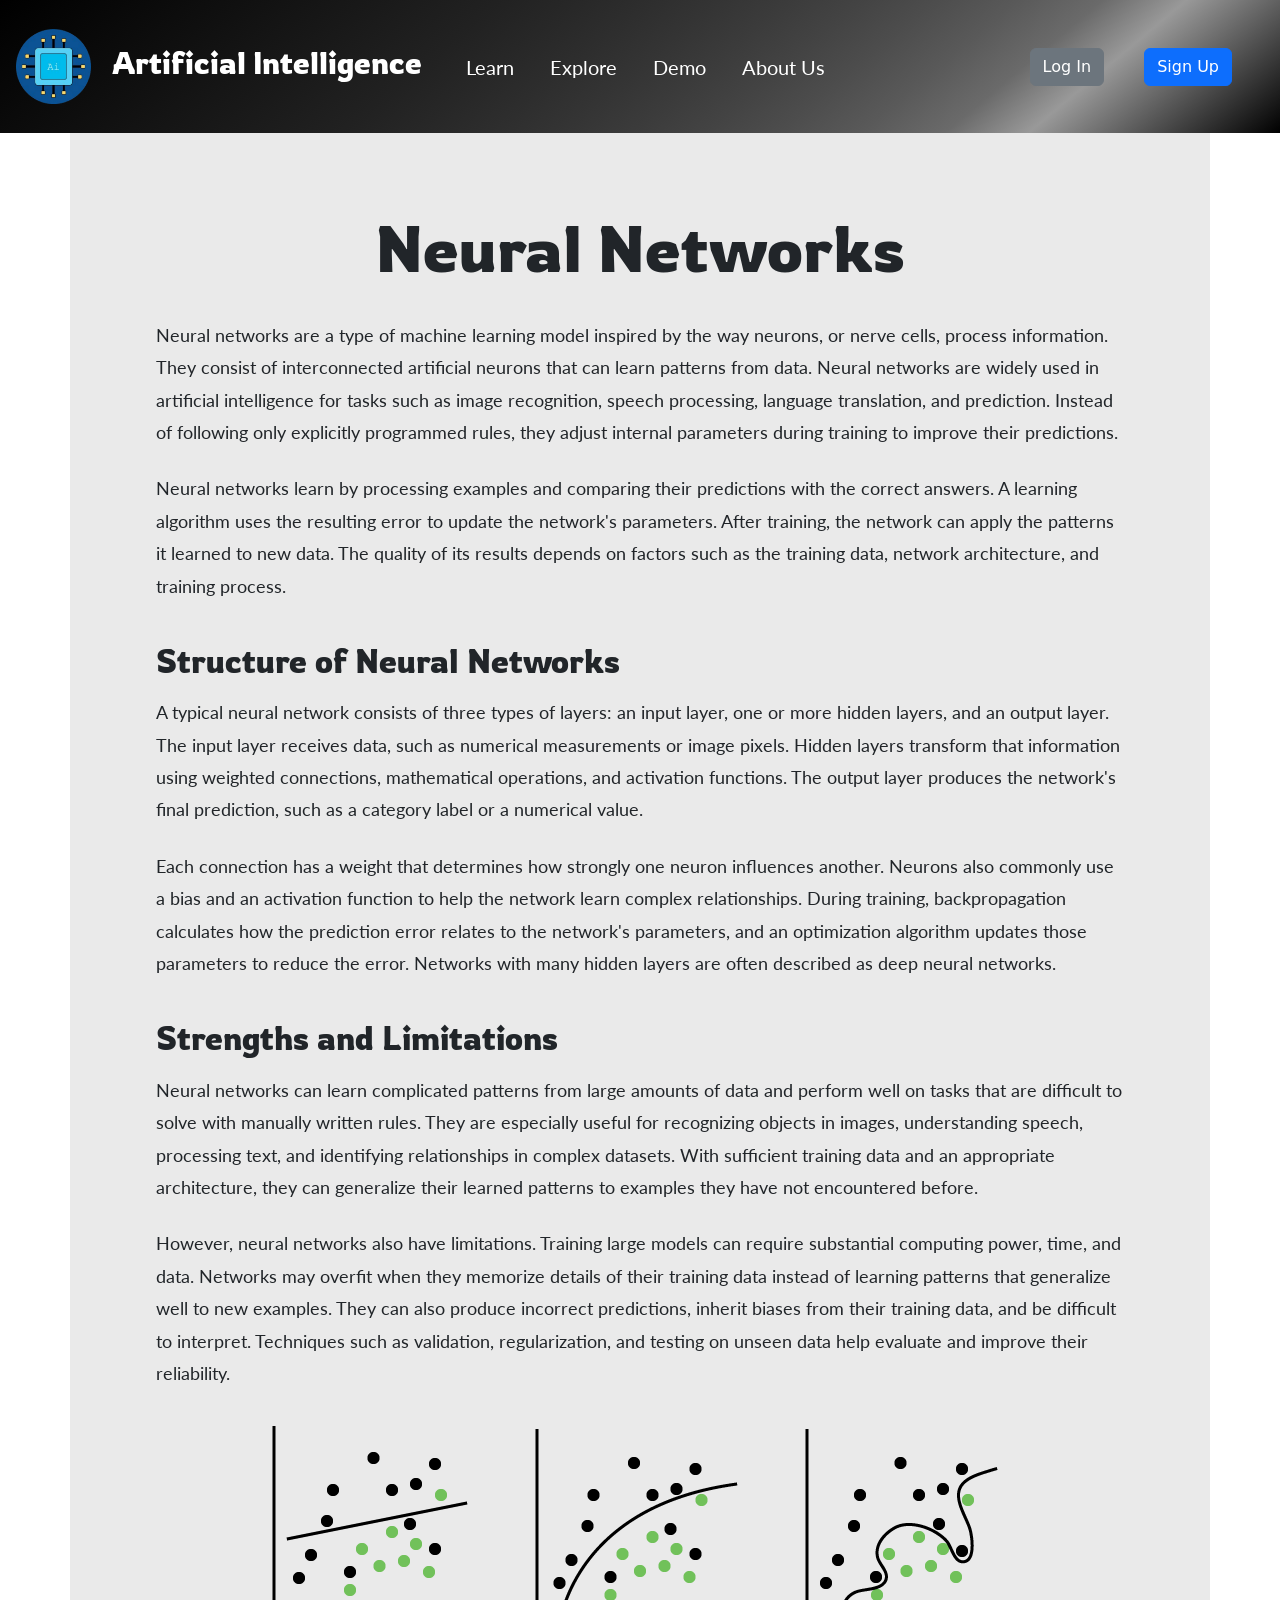
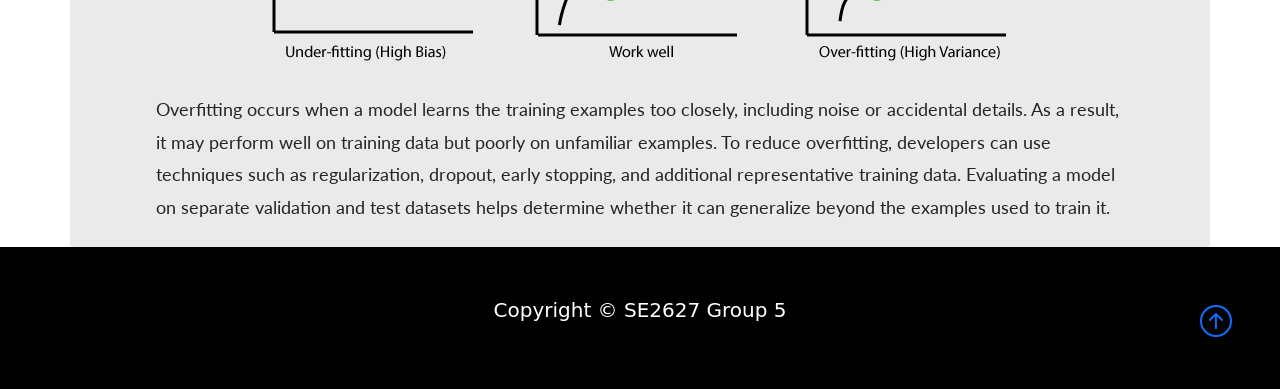
<file: articles/neural-networks.html>
<!DOCTYPE html>
<html lang="en">


<head>
  <meta charset="UTF-8" />
  <meta name="viewport" content="width=device-width, initial-scale=1.0" />
  <title>Artificial Intelligence</title>
  <link rel="stylesheet" href="../css/styles.css" />
  <link href="https://cdn.jsdelivr.net/npm/bootstrap@5.3.8/dist/css/bootstrap.min.css" rel="stylesheet"
    integrity="sha384-sRIl4kxILFvY47J16cr9ZwB07vP4J8+LH7qKQnuqkuIAvNWLzeN8tE5YBujZqJLB" crossorigin="anonymous" />
  <link rel="stylesheet" href="https://cdn.jsdelivr.net/npm/bootstrap-icons@1.13.1/font/bootstrap-icons.min.css" />


  <script src="https://cdn.jsdelivr.net/npm/bootstrap@5.3.8/dist/js/bootstrap.bundle.min.js"
    integrity="sha384-FKyoEForCGlyvwx9Hj09JcYn3nv7wiPVlz7YYwJrWVcXK/BmnVDxM+D2scQbITxI"
    crossorigin="anonymous"></script>


  <link rel="icon" href="../img/logo.png" />
</head>


<body class="article-body">
  <header>
    <nav class="navbar navbar-expand-xl fixed-top">
      <div class="container-fluid p-3">
        <a class="navbar-brand text navtitle" href="..">
          <img src="../img/logo.png" alt="logo" height="75" />
          &nbsp;&nbsp;Artificial Intelligence
        </a>
        <button class="navbar-toggler" type="button" data-bs-toggle="collapse" data-bs-target="#navbarSupportedContent"
          aria-controls="navbarSupportedContent" aria-expanded="false" aria-label="Toggle navigation">
          <span class="navbar-toggler-icon"></span>
        </button>
        <div class="collapse navbar-collapse" id="navbarSupportedContent">
          <ul class="navbar-nav">
            <li class="nav-item">
              <a class="nav-link text" href="../learn.html">Learn</a>
            </li>
            <li class="nav-item">
              <a class="nav-link text" href="../explore.html">Explore</a>
            </li>
            <li class="nav-item">
              <a class="nav-link text" href="../demo.html">Demo</a>
            </li>
            <li class="nav-item">
              <a class="nav-link text" href="../about-us.html">About Us</a>
            </li>
          </ul>
          <div class="navbar-nav ms-auto">
            <button class="btn btn-secondary nav-btn-format" type="button">
              Log In
            </button>
            <button class="btn btn-primary nav-btn-format" type="button">
              Sign Up
            </button>
          </div>
        </div>
      </div>
    </nav>
  </header>
  <div class="container-xl" style="padding-top: 100px;">
    <div class="row">
      <div class="col">
        <h1 class="subtitle text-center">Neural Networks</h1>

        <p class="text-piece-learn">
          Neural networks are a type of machine learning model inspired by the way
          neurons, or nerve cells, process information. They consist of interconnected
          artificial neurons that can learn patterns from data. Neural networks are
          widely used in artificial intelligence for tasks such as image
          recognition, speech processing, language translation, and prediction.
          Instead of following only explicitly programmed rules, they adjust
          internal parameters during training to improve their predictions.
        </p>

        <p class="text-piece-learn">
          Neural networks learn by processing examples and comparing their
          predictions with the correct answers. A learning algorithm uses the
          resulting error to update the network's parameters. After training,
          the network can apply the patterns it learned to new data. The quality
          of its results depends on factors such as the training data, network
          architecture, and training process.
        </p>

        <h2>Structure of Neural Networks</h2>

        <p class="text-piece-learn">
          A typical neural network consists of three types of layers: an input
          layer, one or more hidden layers, and an output layer. The input layer
          receives data, such as numerical measurements or image pixels. Hidden
          layers transform that information using weighted connections,
          mathematical operations, and activation functions. The output layer
          produces the network's final prediction, such as a category label or
          a numerical value.
        </p>

        <p class="text-piece-learn">
          Each connection has a weight that determines how strongly one neuron
          influences another. Neurons also commonly use a bias and an activation
          function to help the network learn complex relationships. During
          training, backpropagation calculates how the prediction error relates
          to the network's parameters, and an optimization algorithm updates
          those parameters to reduce the error. Networks with many hidden layers
          are often described as deep neural networks.
        </p>

        <h2>Strengths and Limitations</h2>

        <p class="text-piece-learn">
          Neural networks can learn complicated patterns from large amounts of
          data and perform well on tasks that are difficult to solve with
          manually written rules. They are especially useful for recognizing
          objects in images, understanding speech, processing text, and
          identifying relationships in complex datasets. With sufficient
          training data and an appropriate architecture, they can generalize
          their learned patterns to examples they have not encountered before.
        </p>

        <p class="text-piece-learn">
          However, neural networks also have limitations. Training large models
          can require substantial computing power, time, and data. Networks may
          overfit when they memorize details of their training data instead of
          learning patterns that generalize well to new examples. They can also
          produce incorrect predictions, inherit biases from their training
          data, and be difficult to interpret. Techniques such as validation,
          regularization, and testing on unseen data help evaluate and improve
          their reliability.
        </p>

        <img src="../img/Problem-of-overfitting.png" alt="Illustration of overfitting in machine learning"
          class="img-fluid" style="max-height: 450px; width: auto; margin: 20px auto; display: block;" />

        <p class="text-piece-learn">
          Overfitting occurs when a model learns the training examples too
          closely, including noise or accidental details. As a result, it may
          perform well on training data but poorly on unfamiliar examples.
          To reduce overfitting, developers can use techniques such as
          regularization, dropout, early stopping, and additional representative
          training data. Evaluating a model on separate validation and test
          datasets helps determine whether it can generalize beyond the examples
          used to train it.
        </p>
      </div>
    </div>
  </div>
  <footer class="p-5 footer text-light text-center position-relative">
    <div class="container">
      <p class="lead footing">Copyright &copy; SE2627 Group 5</p>
      <a href="#" class="position-absolute bottom-0 end-0 p-5">
        <i class="bi bi-arrow-up-circle h2 icon-white"></i>
      </a>
    </div>
  </footer>
</body>


</html>
</file>
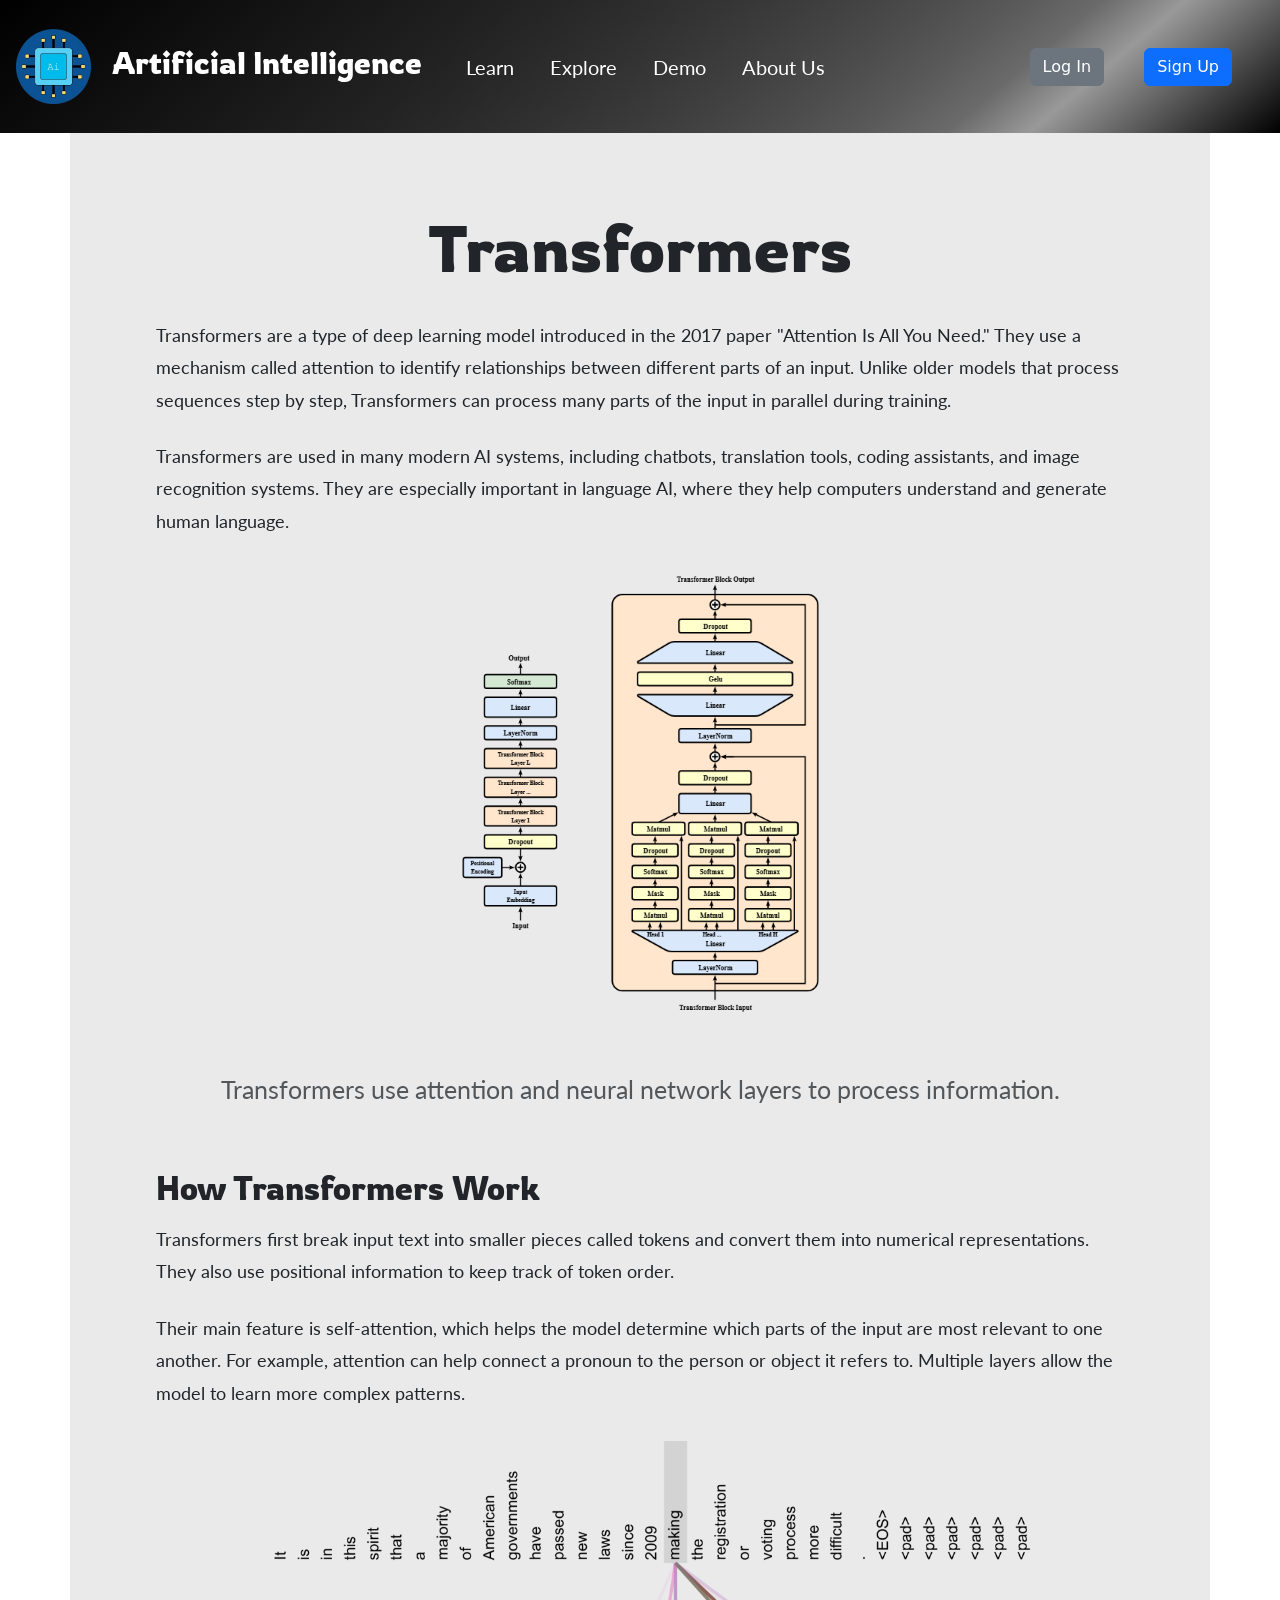
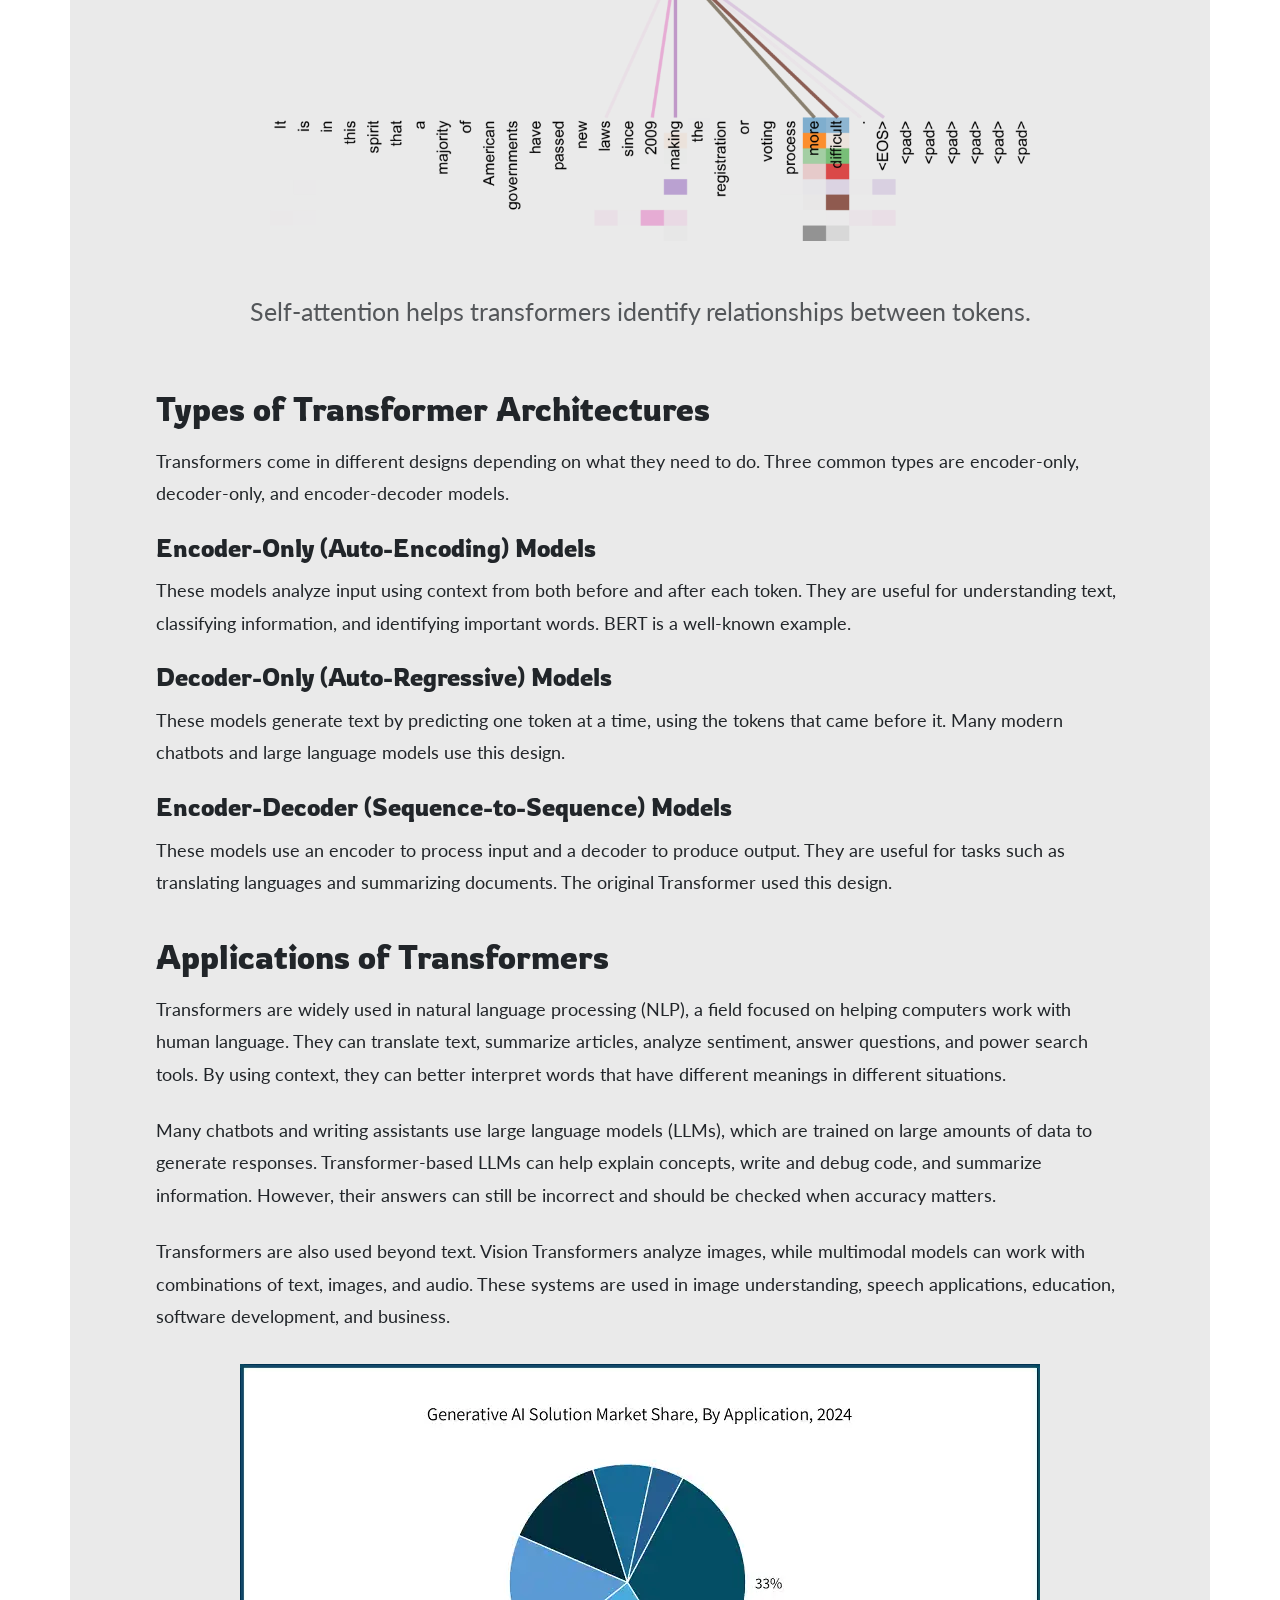
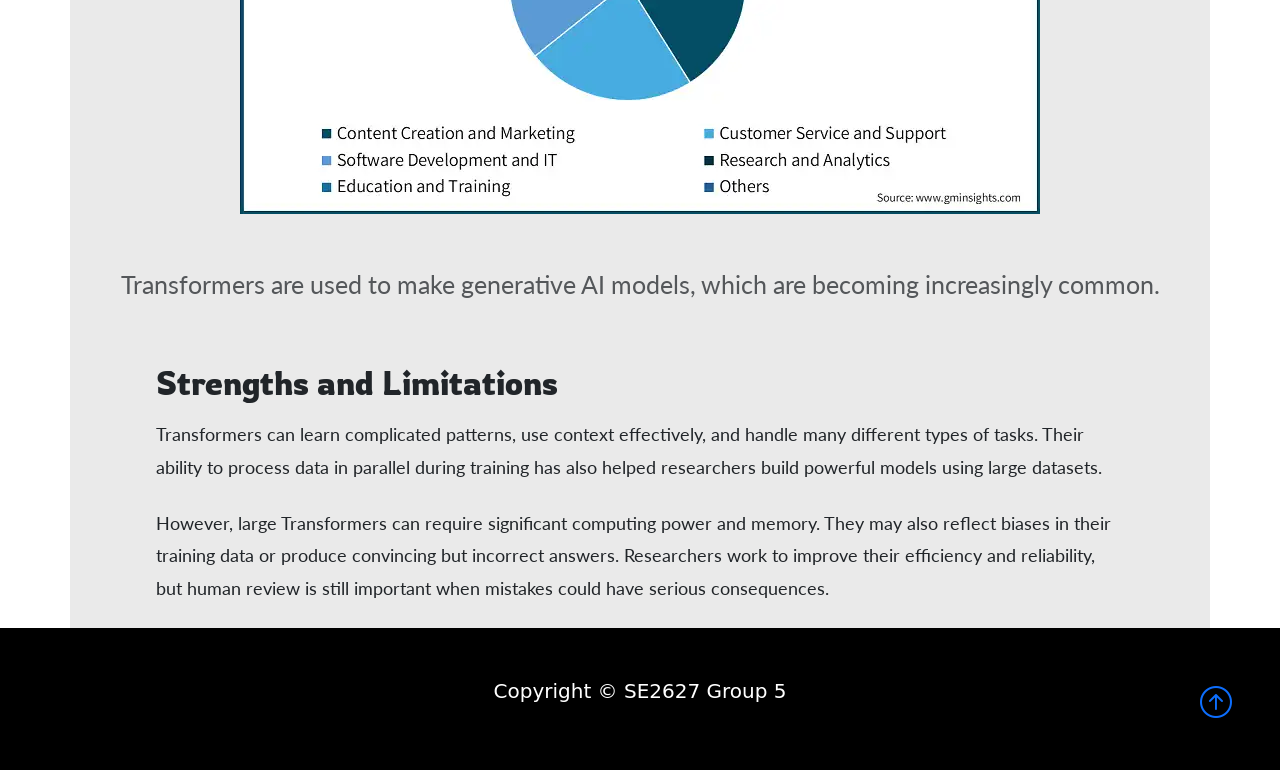
<file: articles/transformers.html>
<!DOCTYPE html>
<html lang="en">


<head>
  <meta charset="UTF-8" />
  <meta name="viewport" content="width=device-width, initial-scale=1.0" />
  <title>Artificial Intelligence</title>
  <link rel="stylesheet" href="../css/styles.css" />
  <link href="https://cdn.jsdelivr.net/npm/bootstrap@5.3.8/dist/css/bootstrap.min.css" rel="stylesheet"
    integrity="sha384-sRIl4kxILFvY47J16cr9ZwB07vP4J8+LH7qKQnuqkuIAvNWLzeN8tE5YBujZqJLB" crossorigin="anonymous" />
  <link rel="stylesheet" href="https://cdn.jsdelivr.net/npm/bootstrap-icons@1.13.1/font/bootstrap-icons.min.css" />


  <script src="https://cdn.jsdelivr.net/npm/bootstrap@5.3.8/dist/js/bootstrap.bundle.min.js"
    integrity="sha384-FKyoEForCGlyvwx9Hj09JcYn3nv7wiPVlz7YYwJrWVcXK/BmnVDxM+D2scQbITxI"
    crossorigin="anonymous"></script>


  <link rel="icon" href="../img/logo.png" />
</head>


<body class="article-body">
  <header>
    <nav class="navbar navbar-expand-xl fixed-top">
      <div class="container-fluid p-3">
        <a class="navbar-brand text navtitle" href="..">
          <img src="../img/logo.png" alt="logo" height="75" />
          &nbsp;&nbsp;Artificial Intelligence
        </a>
        <button class="navbar-toggler" type="button" data-bs-toggle="collapse" data-bs-target="#navbarSupportedContent"
          aria-controls="navbarSupportedContent" aria-expanded="false" aria-label="Toggle navigation">
          <span class="navbar-toggler-icon"></span>
        </button>
        <div class="collapse navbar-collapse" id="navbarSupportedContent">
          <ul class="navbar-nav">
            <li class="nav-item">
              <a class="nav-link text" href="../learn.html">Learn</a>
            </li>
            <li class="nav-item">
              <a class="nav-link text" href="../explore.html">Explore</a>
            </li>
            <li class="nav-item">
              <a class="nav-link text" href="../demo.html">Demo</a>
            </li>
            <li class="nav-item">
              <a class="nav-link text" href="../about-us.html">About Us</a>
            </li>
          </ul>
          <div class="navbar-nav ms-auto">
            <button class="btn btn-secondary nav-btn-format" type="button">
              Log In
            </button>
            <button class="btn btn-primary nav-btn-format" type="button">
              Sign Up
            </button>
          </div>
        </div>
      </div>
    </nav>
  </header>
  <div class="container-xl" style="padding-top: 100px;">
    <div class="row">
      <div class="col">
        <h1 class="subtitle text-center">Transformers</h1>

        <p class="text-piece-learn">
          Transformers are a type of deep learning model introduced in the 2017
          paper "Attention Is All You Need." They use a mechanism called attention
          to identify relationships between different parts of an input. Unlike
          older models that process sequences step by step, Transformers can
          process many parts of the input in parallel during training.
        </p>

        <p class="text-piece-learn">
          Transformers are used in many modern AI systems, including chatbots,
          translation tools, coding assistants, and image recognition systems.
          They are especially important in language AI, where they help computers
          understand and generate human language.
        </p>

        <figure class="text-center my-4">
          <img src="../img/transformer-architecture.png"
            alt="Diagram of a Transformer architecture"
            class="img-fluid"
            style="max-height: 450px; width: auto;" />
          <figcaption class="text-muted">
            Transformers use attention and neural network layers to process information.
          </figcaption>
        </figure>

        <h2>How Transformers Work</h2>

        <p class="text-piece-learn">
          Transformers first break input text into smaller pieces called tokens
          and convert them into numerical representations. They also use
          positional information to keep track of token order.
        </p>

        <p class="text-piece-learn">
          Their main feature is self-attention, which helps the model determine
          which parts of the input are most relevant to one another. For example,
          attention can help connect a pronoun to the person or object it refers
          to. Multiple layers allow the model to learn more complex patterns.
        </p>

        <figure class="text-center my-4">
          <img src="../img/self-attention.png"
            alt="Visualization of self-attention between words"
            class="img-fluid"
            style="max-height: 400px; width: auto;" />
          <figcaption class="text-muted">
            Self-attention helps transformers identify relationships between tokens.
          </figcaption>
        </figure>

        <h2>Types of Transformer Architectures</h2>

        <p class="text-piece-learn">
          Transformers come in different designs depending on what they need to do.
          Three common types are encoder-only, decoder-only, and encoder-decoder models.
        </p>

        <h3>Encoder-Only (Auto-Encoding) Models</h3>

        <p class="text-piece-learn">
          These models analyze input using context from both before and after each
          token. They are useful for understanding text, classifying information,
          and identifying important words. BERT is a well-known example.
        </p>

        <h3>Decoder-Only (Auto-Regressive) Models</h3>

        <p class="text-piece-learn">
          These models generate text by predicting one token at a time, using
          the tokens that came before it. Many modern chatbots and large language
          models use this design.
        </p>

        <h3>Encoder-Decoder (Sequence-to-Sequence) Models</h3>

        <p class="text-piece-learn">
          These models use an encoder to process input and a decoder to produce
          output. They are useful for tasks such as translating languages and
          summarizing documents. The original Transformer used this design.
        </p>

        <h2>Applications of Transformers</h2>

        <p class="text-piece-learn">
          Transformers are widely used in natural language processing (NLP), a
          field focused on helping computers work with human language. They can
          translate text, summarize articles, analyze sentiment, answer questions,
          and power search tools. By using context, they can better interpret
          words that have different meanings in different situations.
        </p>

        <p class="text-piece-learn">
          Many chatbots and writing assistants use large language models (LLMs),
          which are trained on large amounts of data to generate responses.
          Transformer-based LLMs can help explain concepts, write and debug code,
          and summarize information. However, their answers can still be incorrect
          and should be checked when accuracy matters.
        </p>

        <p class="text-piece-learn">
          Transformers are also used beyond text. Vision Transformers analyze
          images, while multimodal models can work with combinations of text,
          images, and audio. These systems are used in image understanding,
          speech applications, education, software development, and business.
        </p>

        <figure class="text-center my-4 br-none">
          <img src="../img/transformer-market-share.png"
            alt="Examples of Transformer applications"
            class="img-fluid"
            style="max-height: 450px; width: auto;" />
          <figcaption class="text-muted">
            Transformers are used to make generative AI models, which are becoming increasingly common.
          </figcaption>
        </figure>

        <h2>Strengths and Limitations</h2>

        <p class="text-piece-learn">
          Transformers can learn complicated patterns, use context effectively,
          and handle many different types of tasks. Their ability to process
          data in parallel during training has also helped researchers build
          powerful models using large datasets.
        </p>

        <p class="text-piece-learn">
          However, large Transformers can require significant computing power
          and memory. They may also reflect biases in their training data or
          produce convincing but incorrect answers. Researchers work to improve
          their efficiency and reliability, but human review is still important
          when mistakes could have serious consequences.
        </p>

      </div>
    </div>
  </div>
  <footer class="p-5 footer text-light text-center position-relative">
    <div class="container">
      <p class="lead footing">Copyright &copy; SE2627 Group 5</p>
      <a href="#" class="position-absolute bottom-0 end-0 p-5">
        <i class="bi bi-arrow-up-circle h2 icon-white"></i>
      </a>
    </div>
  </footer>
</body>


</html>
</file>
<file: css/styles.css>
/* Imports */
@import url('https://fonts.googleapis.com/css2?family=Lato:ital,wght@0,100;0,300;0,400;0,700;0,900;1,100;1,300;1,400;1,700;1,900&family=Rowdies:wght@300;400;700&display=swap');

/* Variables */
:root {
    --title-family: 'Rowdies', sans-serif;
    --general-family: 'Lato', sans-serif;
}

/* Styles */

.nav-btn-format {
    margin-right: 2rem;
    margin-left: 0.5rem;
}

nav {
    background-image: linear-gradient(320deg, #000, #999, 35%, #000);
}

.navbar .navbar-toggler {
    border-color: white;
}

.navbar .navbar-toggler-icon {
    background-image: url("../img/hamburger.png");
    background-size: 200%;
}

.navtitle {
    font-family: var(--title-family);
    font-size: 30px !important;
}

@media (max-width: 576px) {
    .navtitle {
        font-size: 20px !important;
    }
}

.nav-item {
    font-family: var(--general-family);
}

html {
    background-color: #FFFFFF;
}

div.container-xl {
    background-color: #EAEAEA !important;
    --bs-gutter-x: 0;
    margin-top: 110px;
}

a.text {
    color: white !important;
    display: inline-block;
    position: relative;
}


/* Navbar link underline animation */
.navbar a.nav-link.text {
    position: relative;
    display: inline-block;
}

.navbar a.nav-link.text::after {
    content: '';
    position: absolute;
    width: 100%;
    height: 2px;
    left: 0;
    bottom: 0;
    background-color: white;

    transform: scaleX(0);
    transform-origin: center;
    transition: transform 0.3s ease;
}

.navbar a.nav-link.text:hover::after {
    transform: scaleX(1);
}


a.navtitle {
    font-size: 30px;
}

li.nav-item {
    margin-left: 20px;
    font-size: 20px;
}

h1.main {
    font-family: var(--title-family);
    font-size: 7vw;
    justify-self: center;
    margin-top: 3rem;
}

h1.subtitle {
    font-family: var(--title-family);
    font-size: 70px;
}

@media (max-width: 576px) {
    h1.subtitle {
        font-size: 40px !important;
    }
    p.subtext {
        font-size: 25px !important;
    }
}

p.subtext {
    font-family: var(--general-family);
    font-size: 30px;
}

figcaption {
    font-family: var(--general-family);
    font-size: 25px;
    padding: 20px;
}

footer {
    background-color: #000;
}

p.footing {
    color: white;
}

section.learn-title {
    background-color: #1C3361;
    background-size: 100%;
    background-position: left center;
}

section.head-title {
    min-height: clamp(400px, 56vw, 820px);
    background-image: url("../img/header.png");
    background-size: cover;
    width: 100%;
    background-position: center;
    background-repeat: no-repeat;
    filter: grayscale(75%);
    display: flex;
    padding: clamp(1.5rem, 5vw, 5rem);
    overflow: hidden;
}

section.head-title .title-text {
    font-family: var(--title-family);
    font-size: clamp(3.2rem, 8vw, 8rem);
    font-weight: 500;
    line-height: 1.1;
    max-width: 85%;
    overflow-wrap: break-word;
    color: white;
}

section.head-title p.subtitle-text {
    font-family: 'Courier New', Courier, monospace;
    font-size: clamp(1rem, 4.7vw, 4.5rem);
    color: white;
    line-height: 1.2;
    letter-spacing: clamp(0.02em, 0.2vw, 0.08em);
    text-shadow: -10px 10px 10px rgb(0, 0, 0);
    text-align: center;
    overflow-wrap: anywhere;
}


section.head-title .hero-content {
    flex: 1;
    display: flex;
    flex-direction: column;
    justify-content: space-between;
    gap: 2rem;
    min-height: 0;
}


@media (max-width: 576px) {
    section.head-title {
        min-height: 420px;
        padding: 1.25rem;
    }

    section.head-title .title-text {
        font-size: clamp(3rem, 11vw, 4.5rem);
        max-width: 100%;
        line-height: 1.05;
    }

    section.head-title p.subtitle-text {
        font-size: clamp(1.1rem, 5vw, 1.8rem);
        line-height: 1.3;
        letter-spacing: 0.04em;
    }

    section.head-title .hero-content {
        gap: 1.5rem;
    }
}


section.head-title .title-text {
    margin: 0;
}

section.head-title p.subtitle-text {
    margin: 0;
    padding: 0;
}


section.stats {
    color: #5c5c5c;
}

section.stats .stat-icon {
    width: clamp(65px, 10vw, 140px);
    height: auto;
    flex-shrink: 0;
    object-fit: contain;
}

section.stats .stat-amount {
    display: block;
    font-family: var(--general-family);
    font-size: clamp(3rem, 5.5vw, 7rem);
    font-weight: 400;
    line-height: 1.1;
}

section.stats .stat-label {
    font-family: var(--general-family);
    font-size: clamp(1.25rem, 2.8vw, 3rem);
    line-height: 1.2;
}

section.carousel {
    max-width: 90%;
    height: auto;
    margin: 4.5rem auto 4.5rem auto;
}

.carousel-control-prev:hover, .carousel-control-next:hover {
    background-color:rgba(188, 188, 188, 0.2) !important;
}

.carousel-control-prev-icon, .carousel-control-next-icon {
    background-color:rgb(0, 0, 0) !important;
    border-radius: 9px;
}

section.learn p.title-text {
    font-family: var(--title-family);
    font-size: 7.5vw;
    text-align: center;
    color: white;
}

section.learn p.subtitle-text {
    font-family: 'Courier New', Courier, monospace;
    font-size: 3vw;
    color: white;
    text-shadow: -10px 10px 10px rgb(0, 0, 0);
    padding-top: 4vh;
}

.h2-text {
    margin-left: 10px;
}

.article-body .code-piece-learn{
    width: 80%;
    margin: auto;
    border: 3px solid #EAEAEA;
    max-width: 1000px;
    border-radius: 6px;
    position: relative;
    padding: 1rem;
    background-color: #F2F2F2;
}

.article-body .text-piece-learn {
    width: 100%;
    max-width: 1000px;
    margin: 0 auto 1.5rem auto;
    padding: 0 1rem;
    font-family: var(--general-family);
    font-size: 18px;
    line-height: 1.8;
}

.article-body .container-xl h1.subtitle {
    font-family: var(--title-family);
    font-size: clamp(2.5rem, 5vw, 4rem);
    text-align: center;
    margin-bottom: 2rem;
}

.article-body .container-xl h2 {
    max-width: 1000px;
    margin: 2.5rem auto 1rem auto;
    padding: 0 1rem;
    font-family: var(--title-family);
}

.article-body .container-xl h3 {
    max-width: 1000px;
    margin: 1.5rem auto 0.75rem auto;
    padding: 0 1rem;
    font-family: var(--title-family);
    font-size: 1.5rem;
    text-align: left;
}

.article-body .container-xl img.img-fluid {
    display: block;
    max-width: 100%;
    height: auto;
    max-height: 450px;
    object-fit: contain;
    margin: 2rem auto;
}

@media (max-width: 576px) {
    .article-body .text-piece-learn {
        font-size: 16px;
        line-height: 1.7;
    }

    .article-body .container-xl {
        padding-top: 120px;
    }

    .article-body .container-xl h2 {
        font-size: 1.5rem;
    }
}

div.card {
    transition: transform 0.5s cubic-bezier(0.175, 0.885, 0.32, 1.875) 0s;
    margin: 1rem 1rem 10rem 1rem;
    max-width: 30rem;
    height: auto;
    justify-self: center;
}

div.card:hover {
    transform: rotate(5deg);
}

.card-title {
    font-family: var(--title-family);
}
.card-text {
    font-family: var(--general-family);
}

section.learn .row {
    margin-top: 60px;
    padding-top: 80px;
}

section.learn a.button {
    font-family: var(--general-family);
    font-size: 50px;
    background-color: white;
    color: #1C3361;
    border-radius: 5px;
    padding: 0.5rem 1rem;
    transition: background-color 0.5s, color 0.5s;
    margin: 200px auto;
    text-decoration: none;
    position: relative;
}

#learn {
    scroll-margin-top: 190px;
}

.demo-section {
    display: grid;
    grid-template-columns: repeat(auto-fit, minmax(350px, 1fr));
    gap: 3rem;
    padding-bottom: 5rem;
}

.demo-card {
    background: white;
    border-radius: 12px;
    padding: 2rem;
    box-shadow: 0 0 20px rgba(0, 0, 0, 0.15);
    text-align: center;
    transition: transform 0.4s ease;
}

.demo-card:hover {
    transform: translateY(-10px);
}

.demo-title {
    font-family: var(--title-family);
    font-size: 2rem;
    margin-bottom: 1.5rem;
}

.upload-box {
    border: 2px dashed #999;
    padding: 1.5rem;
    border-radius: 10px;
    margin-bottom: 2rem;
}

.upload-label {
    font-family: var(--general-family);
    font-size: 1.2rem;
    display: block;
    margin-bottom: 0.5rem;
}

.upload-input {
    width: 100%;
}

.nn-visual {
    display: flex;
    justify-content: center;
    gap: 1rem;
    margin: 2rem 0;
}

.result-text {
    font-family: var(--general-family);
    font-size: 1.3rem;
    margin-top: 1rem;
}

.run-btn {
    margin-top: 1.5rem;
    padding: 0.7rem 1.5rem;
    font-size: 1.2rem;
    font-family: var(--general-family);
    border: none;
    border-radius: 6px;
    background-color: #1C3361;
    color: white;
    transition: background-color 0.4s;
}

.run-btn:hover {
    background-color: #314f8f;
}

.nn-container {
    opacity: 0.3;
    transition: opacity 0.5s ease;
}

.nn-visual {
    display: flex;
    justify-content: center;
    align-items: center;
    gap: 3rem;
    margin: 2rem 0;
    position: relative;
}

.nn-visual::before {
    content: '';
    position: absolute;
    top: 50%;
    left: 5%;
    width: 90%;
    height: 2px;
    background: rgba(0,0,0,0.15);
}

.layer {
    display: flex;
    flex-direction: column;
    gap: 0.7rem;
}

.node {
    width: 22px;
    height: 22px;
    border-radius: 50%;
    background: #ccc;
    opacity: 0.4;
}

figure.text-center img {
    border-radius: 15px;
}

figure.br-none img {
    border-radius: 0 !important;
}

#learn-button {
    background-color: #FFAB40;
    border-radius: 50px;
    color: white;
    font-size: 50px !important;
}

@media (max-width: 1200px) {
    #learn-button {
        font-size: 30px !important;
    }
}
</file>
